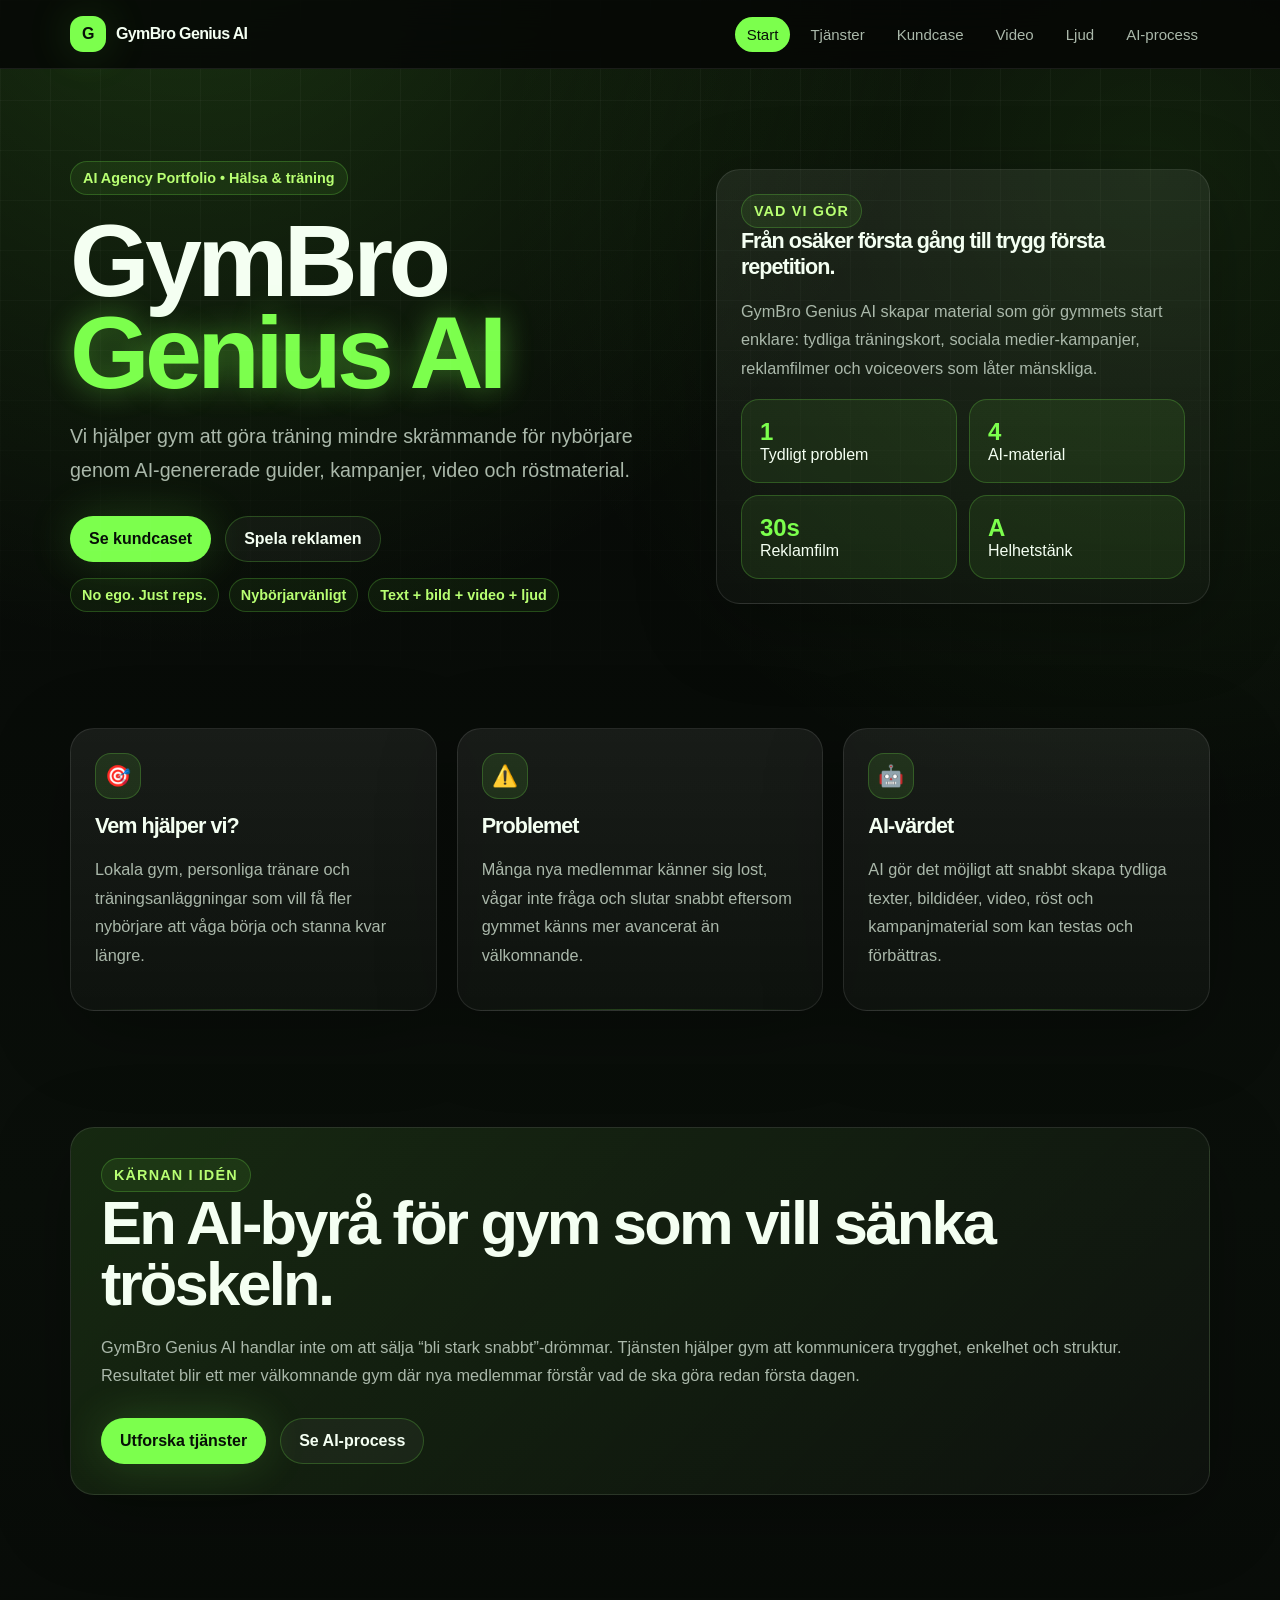
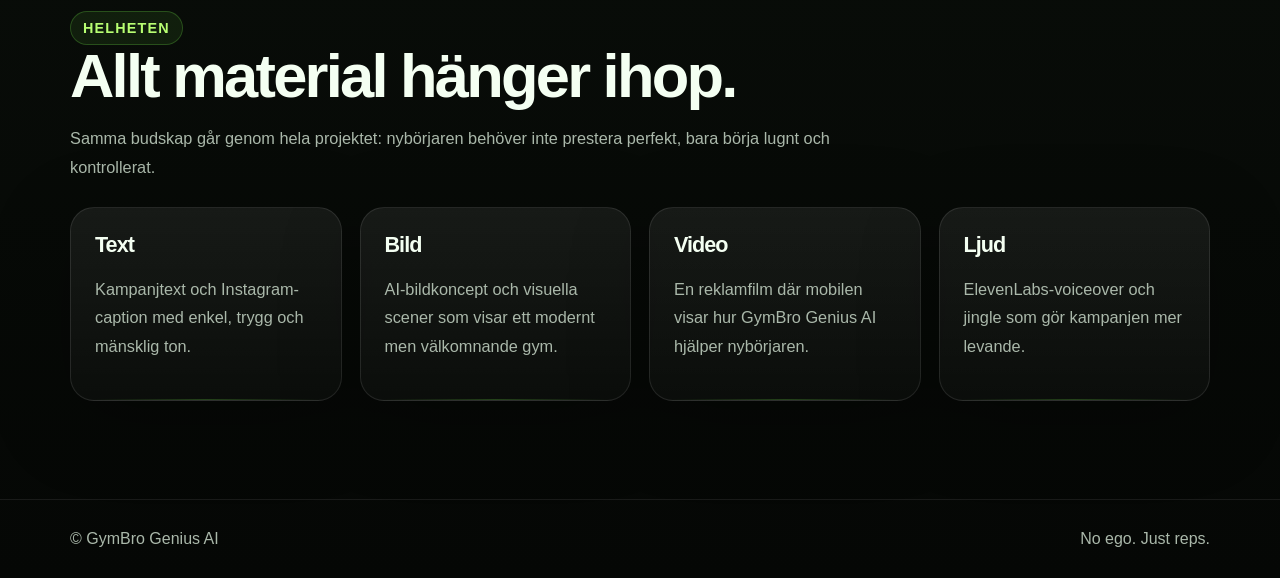
<file: index.html>
<!DOCTYPE html>
<html lang="sv">
<head>
  <meta charset="UTF-8" />
  <meta name="viewport" content="width=device-width, initial-scale=1.0" />
  <title>GymBro Genius AI | AI Agency Portfolio</title>
  <link rel="stylesheet" href="style.css" />
</head>
<body>
<header class="navbar"><div class="container nav-inner"><a class="logo" href="index.html"><span class="logo-mark">G</span> GymBro Genius AI</a><button class="mobile-menu-btn" data-menu-button>Meny</button><nav class="nav-links"><a href="index.html">Start</a><a href="tjanster.html">Tjänster</a><a href="kundcase.html">Kundcase</a><a href="video.html">Video</a><a href="ljud.html">Ljud</a><a href="ai-process.html">AI-process</a></nav></div></header>
<main>
<section class="hero"><div class="container hero-grid"><div><div class="badge">AI Agency Portfolio • Hälsa & träning</div><h1>GymBro<br><span class="neon">Genius AI</span></h1><p class="lead">Vi hjälper gym att göra träning mindre skrämmande för nybörjare genom AI-genererade guider, kampanjer, video och röstmaterial.</p><div class="actions"><a class="btn btn-primary" href="kundcase.html">Se kundcaset</a><a class="btn btn-secondary" href="video.html">Spela reklamen</a></div><div class="pill-row"><span class="pill">No ego. Just reps.</span><span class="pill">Nybörjarvänligt</span><span class="pill">Text + bild + video + ljud</span></div></div><aside class="hero-card"><div class="kicker">Vad vi gör</div><h3>Från osäker första gång till trygg första repetition.</h3><p>GymBro Genius AI skapar material som gör gymmets start enklare: tydliga träningskort, sociala medier-kampanjer, reklamfilmer och voiceovers som låter mänskliga.</p><div class="stat-grid"><div class="stat"><strong>1</strong><span>Tydligt problem</span></div><div class="stat"><strong>4</strong><span>AI-material</span></div><div class="stat"><strong>30s</strong><span>Reklamfilm</span></div><div class="stat"><strong>A</strong><span>Helhetstänk</span></div></div></aside></div></section>
<section class="section"><div class="container grid-3"><article class="card"><div class="icon">🎯</div><h3>Vem hjälper vi?</h3><p>Lokala gym, personliga tränare och träningsanläggningar som vill få fler nybörjare att våga börja och stanna kvar längre.</p></article><article class="card"><div class="icon">⚠️</div><h3>Problemet</h3><p>Många nya medlemmar känner sig lost, vågar inte fråga och slutar snabbt eftersom gymmet känns mer avancerat än välkomnande.</p></article><article class="card"><div class="icon">🤖</div><h3>AI-värdet</h3><p>AI gör det möjligt att snabbt skapa tydliga texter, bildidéer, video, röst och kampanjmaterial som kan testas och förbättras.</p></article></div></section>
<section class="section"><div class="container case-box"><div class="kicker">Kärnan i idén</div><h2>En AI-byrå för gym som vill sänka tröskeln.</h2><p>GymBro Genius AI handlar inte om att sälja “bli stark snabbt”-drömmar. Tjänsten hjälper gym att kommunicera trygghet, enkelhet och struktur. Resultatet blir ett mer välkomnande gym där nya medlemmar förstår vad de ska göra redan första dagen.</p><div class="actions"><a class="btn btn-primary" href="tjanster.html">Utforska tjänster</a><a class="btn btn-secondary" href="ai-process.html">Se AI-process</a></div></div></section>
<section class="section"><div class="container"><div class="section-head"><div class="kicker">Helheten</div><h2>Allt material hänger ihop.</h2><p>Samma budskap går genom hela projektet: nybörjaren behöver inte prestera perfekt, bara börja lugnt och kontrollerat.</p></div><div class="grid-4"><article class="card"><h3>Text</h3><p>Kampanjtext och Instagram-caption med enkel, trygg och mänsklig ton.</p></article><article class="card"><h3>Bild</h3><p>AI-bildkoncept och visuella scener som visar ett modernt men välkomnande gym.</p></article><article class="card"><h3>Video</h3><p>En reklamfilm där mobilen visar hur GymBro Genius AI hjälper nybörjaren.</p></article><article class="card"><h3>Ljud</h3><p>ElevenLabs-voiceover och jingle som gör kampanjen mer levande.</p></article></div></div></section>
</main><footer class="footer"><div class="container footer-inner"><span>© GymBro Genius AI</span><span>No ego. Just reps.</span></div></footer><script src="script.js"></script>
</body></html>
</file>
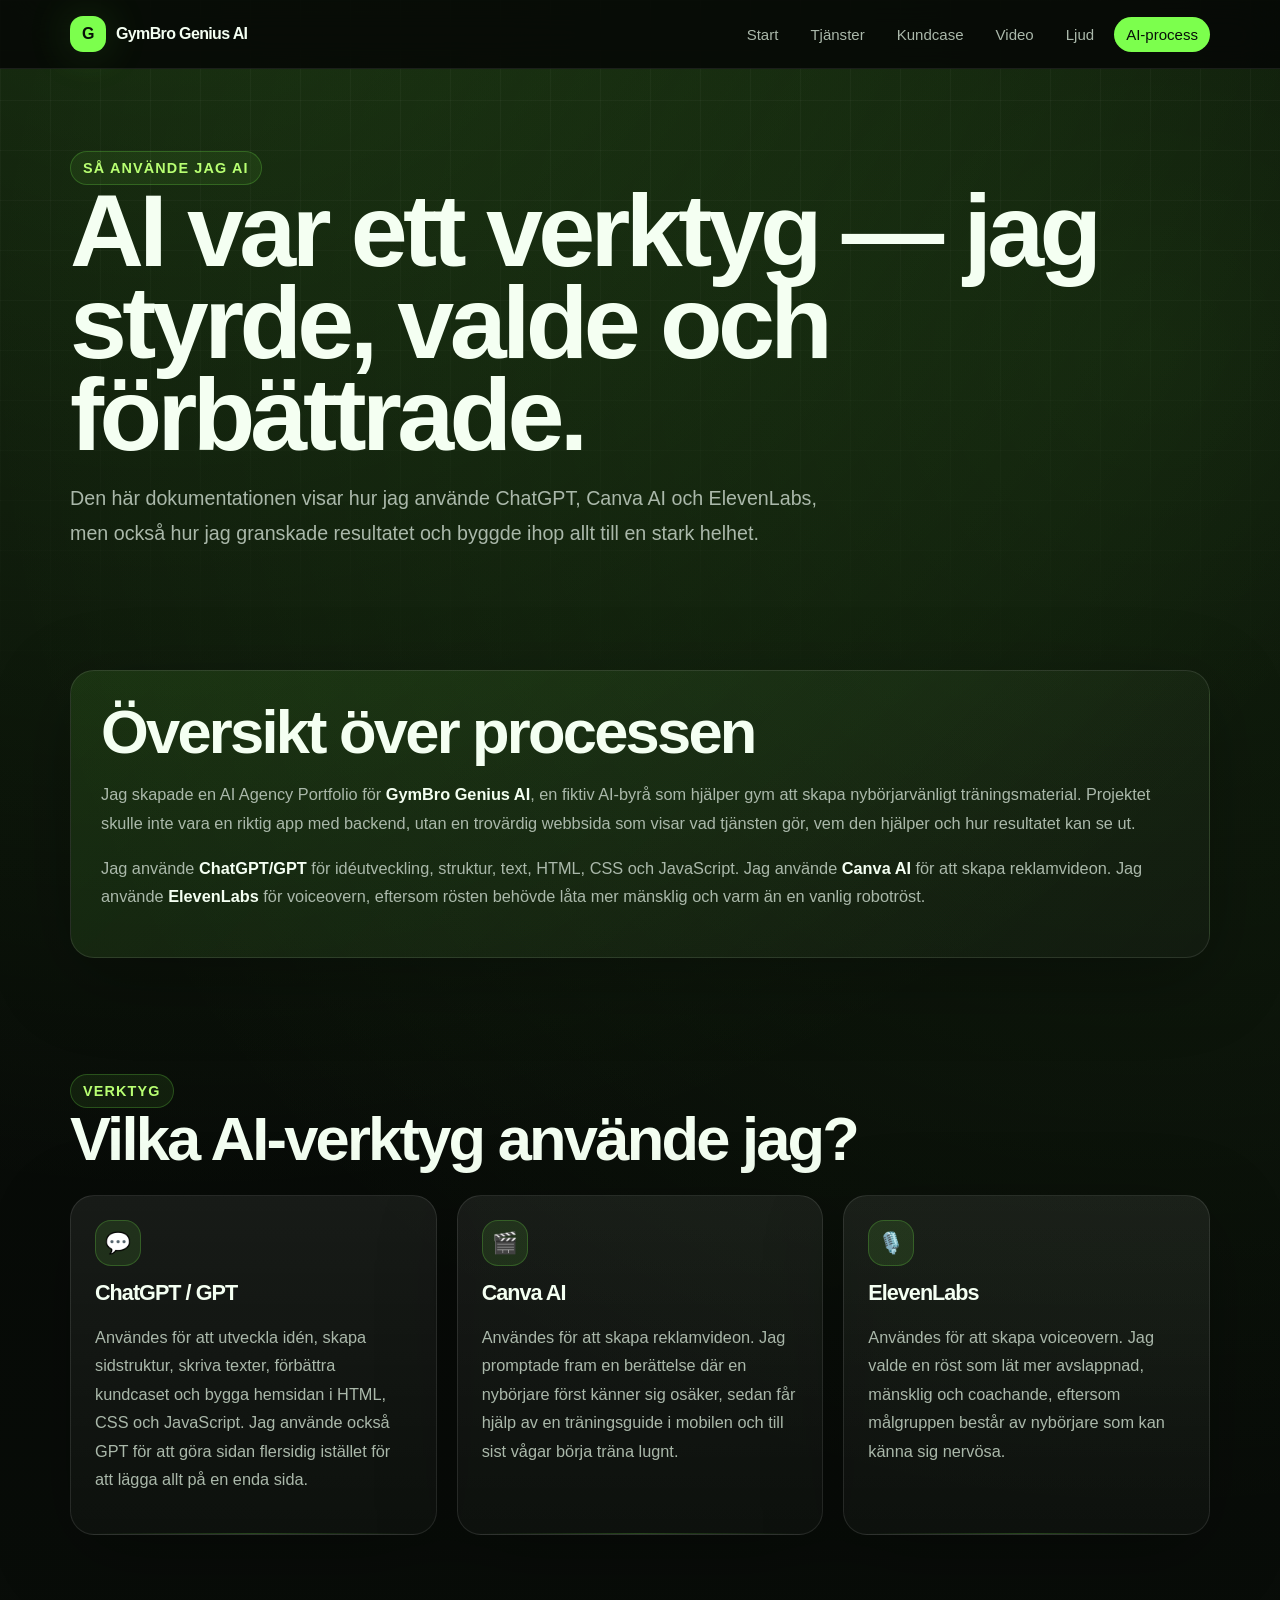
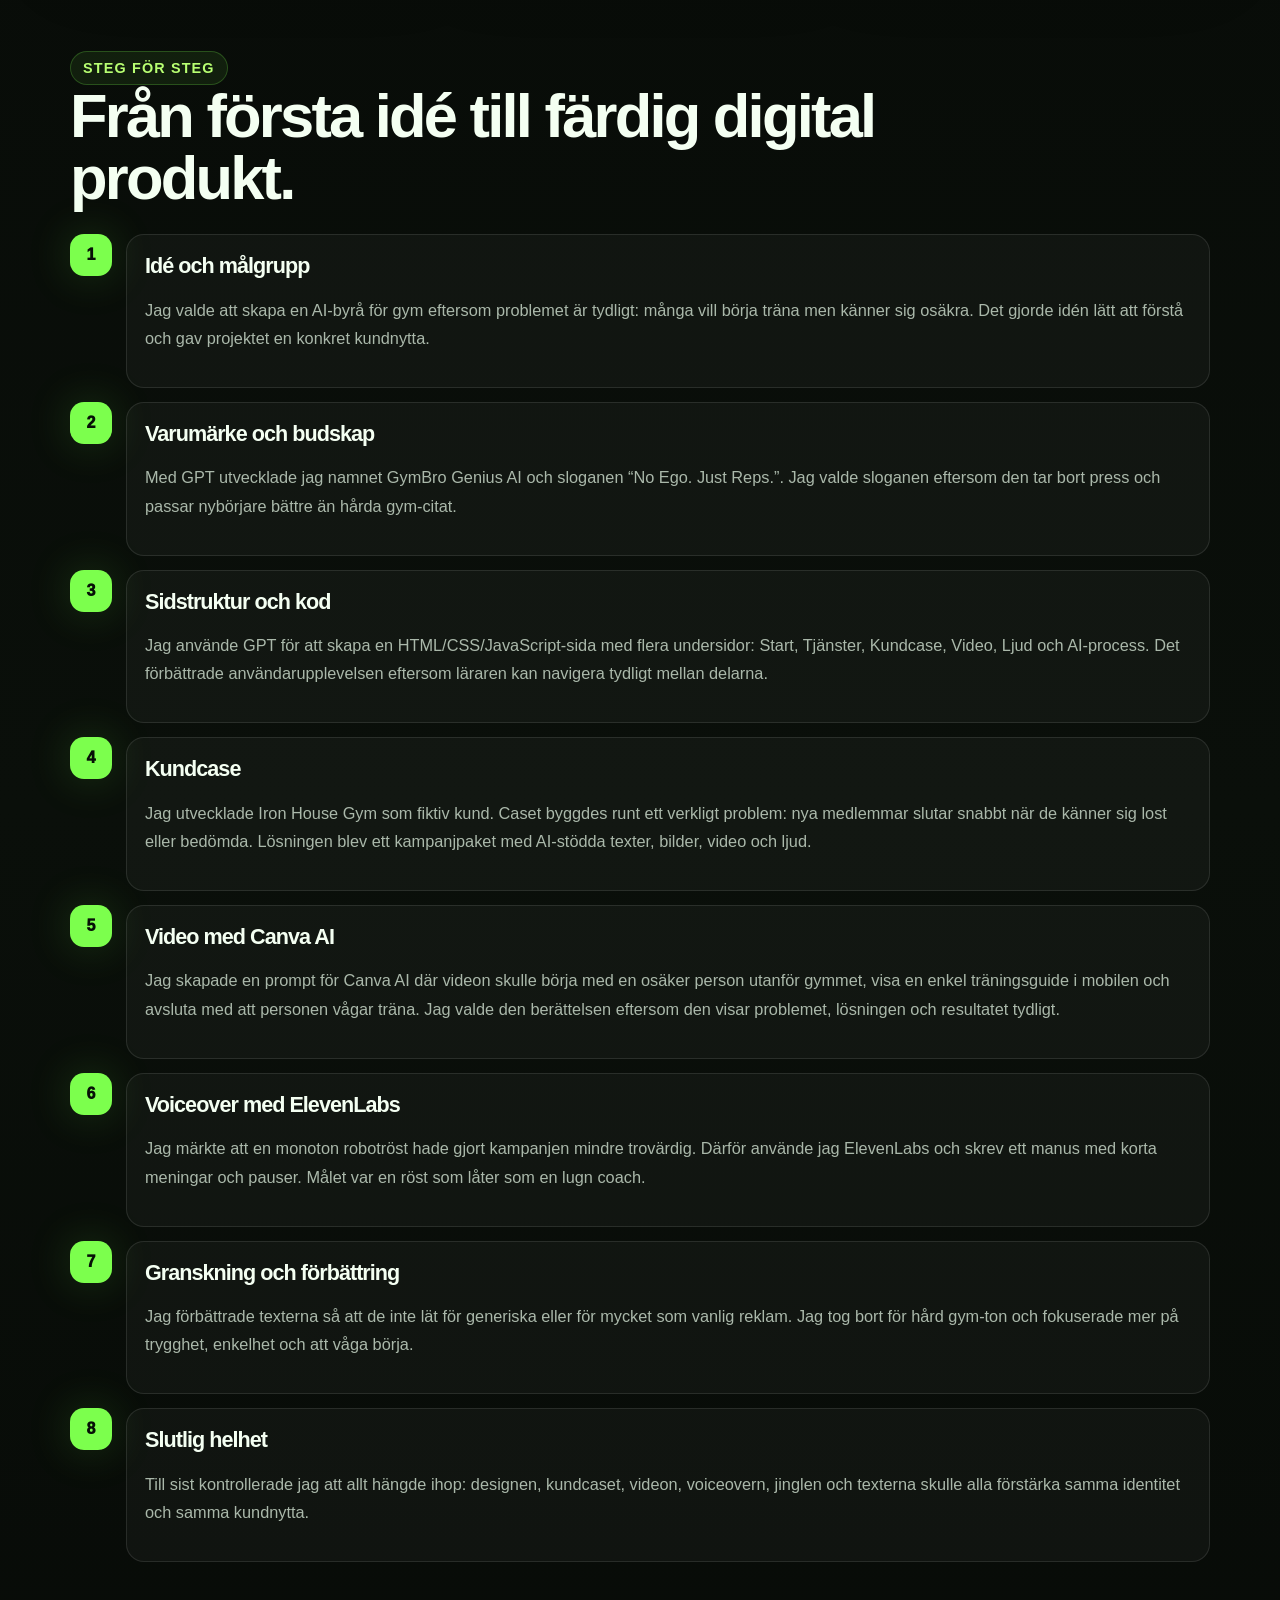
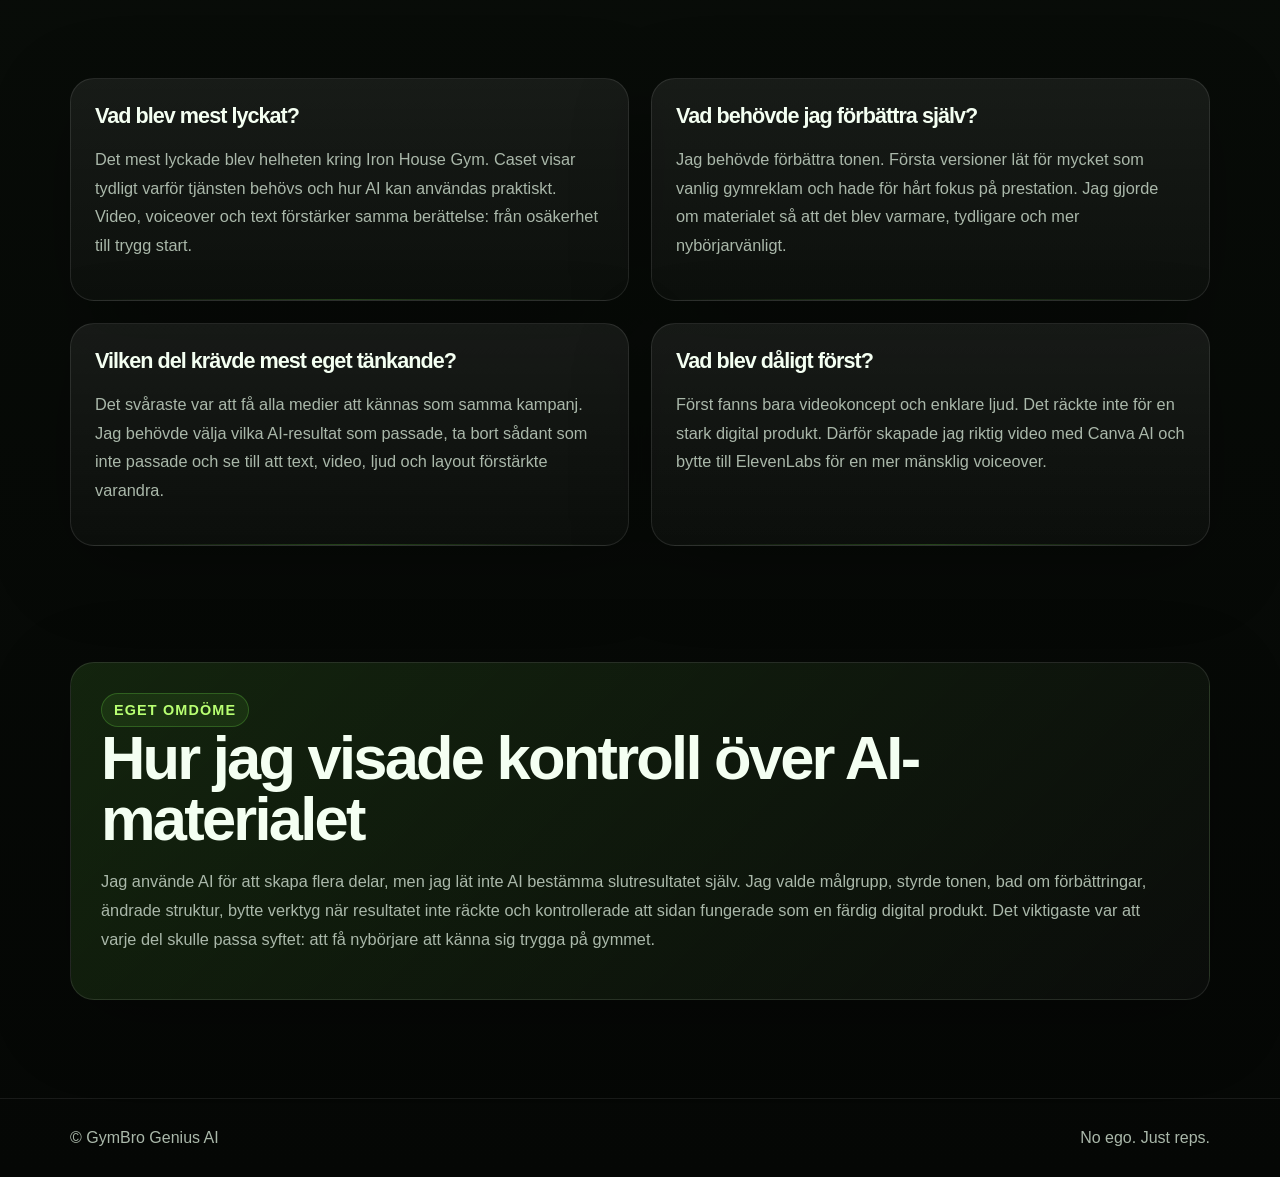
<file: ai-process.html>
<!DOCTYPE html>
<html lang="sv">
<head><meta charset="UTF-8" /><meta name="viewport" content="width=device-width, initial-scale=1.0" /><title>AI-process | GymBro Genius AI</title><link rel="stylesheet" href="style.css" /></head>
<body><header class="navbar"><div class="container nav-inner"><a class="logo" href="index.html"><span class="logo-mark">G</span> GymBro Genius AI</a><button class="mobile-menu-btn" data-menu-button>Meny</button><nav class="nav-links"><a href="index.html">Start</a><a href="tjanster.html">Tjänster</a><a href="kundcase.html">Kundcase</a><a href="video.html">Video</a><a href="ljud.html">Ljud</a><a href="ai-process.html">AI-process</a></nav></div></header>
<main><section class="page-hero"><div class="container"><div class="kicker">Så använde jag AI</div><h1>AI var ett verktyg — jag styrde, valde och förbättrade.</h1><p class="lead">Den här dokumentationen visar hur jag använde ChatGPT, Canva AI och ElevenLabs, men också hur jag granskade resultatet och byggde ihop allt till en stark helhet.</p></div></section>
<section class="section"><div class="container case-box"><h2>Översikt över processen</h2><p>Jag skapade en AI Agency Portfolio för <strong>GymBro Genius AI</strong>, en fiktiv AI-byrå som hjälper gym att skapa nybörjarvänligt träningsmaterial. Projektet skulle inte vara en riktig app med backend, utan en trovärdig webbsida som visar vad tjänsten gör, vem den hjälper och hur resultatet kan se ut.</p><p>Jag använde <strong>ChatGPT/GPT</strong> för idéutveckling, struktur, text, HTML, CSS och JavaScript. Jag använde <strong>Canva AI</strong> för att skapa reklamvideon. Jag använde <strong>ElevenLabs</strong> för voiceovern, eftersom rösten behövde låta mer mänsklig och varm än en vanlig robotröst.</p></div></section>
<section class="section"><div class="container"><div class="section-head"><div class="kicker">Verktyg</div><h2>Vilka AI-verktyg använde jag?</h2></div><div class="grid-3"><article class="card"><div class="icon">💬</div><h3>ChatGPT / GPT</h3><p>Användes för att utveckla idén, skapa sidstruktur, skriva texter, förbättra kundcaset och bygga hemsidan i HTML, CSS och JavaScript. Jag använde också GPT för att göra sidan flersidig istället för att lägga allt på en enda sida.</p></article><article class="card"><div class="icon">🎬</div><h3>Canva AI</h3><p>Användes för att skapa reklamvideon. Jag promptade fram en berättelse där en nybörjare först känner sig osäker, sedan får hjälp av en träningsguide i mobilen och till sist vågar börja träna lugnt.</p></article><article class="card"><div class="icon">🎙️</div><h3>ElevenLabs</h3><p>Användes för att skapa voiceovern. Jag valde en röst som lät mer avslappnad, mänsklig och coachande, eftersom målgruppen består av nybörjare som kan känna sig nervösa.</p></article></div></div></section>
<section class="section"><div class="container"><div class="section-head"><div class="kicker">Steg för steg</div><h2>Från första idé till färdig digital produkt.</h2></div><div class="timeline"><div class="step" data-step="1"><div><h3>Idé och målgrupp</h3><p>Jag valde att skapa en AI-byrå för gym eftersom problemet är tydligt: många vill börja träna men känner sig osäkra. Det gjorde idén lätt att förstå och gav projektet en konkret kundnytta.</p></div></div><div class="step" data-step="2"><div><h3>Varumärke och budskap</h3><p>Med GPT utvecklade jag namnet GymBro Genius AI och sloganen “No Ego. Just Reps.”. Jag valde sloganen eftersom den tar bort press och passar nybörjare bättre än hårda gym-citat.</p></div></div><div class="step" data-step="3"><div><h3>Sidstruktur och kod</h3><p>Jag använde GPT för att skapa en HTML/CSS/JavaScript-sida med flera undersidor: Start, Tjänster, Kundcase, Video, Ljud och AI-process. Det förbättrade användarupplevelsen eftersom läraren kan navigera tydligt mellan delarna.</p></div></div><div class="step" data-step="4"><div><h3>Kundcase</h3><p>Jag utvecklade Iron House Gym som fiktiv kund. Caset byggdes runt ett verkligt problem: nya medlemmar slutar snabbt när de känner sig lost eller bedömda. Lösningen blev ett kampanjpaket med AI-stödda texter, bilder, video och ljud.</p></div></div><div class="step" data-step="5"><div><h3>Video med Canva AI</h3><p>Jag skapade en prompt för Canva AI där videon skulle börja med en osäker person utanför gymmet, visa en enkel träningsguide i mobilen och avsluta med att personen vågar träna. Jag valde den berättelsen eftersom den visar problemet, lösningen och resultatet tydligt.</p></div></div><div class="step" data-step="6"><div><h3>Voiceover med ElevenLabs</h3><p>Jag märkte att en monoton robotröst hade gjort kampanjen mindre trovärdig. Därför använde jag ElevenLabs och skrev ett manus med korta meningar och pauser. Målet var en röst som låter som en lugn coach.</p></div></div><div class="step" data-step="7"><div><h3>Granskning och förbättring</h3><p>Jag förbättrade texterna så att de inte lät för generiska eller för mycket som vanlig reklam. Jag tog bort för hård gym-ton och fokuserade mer på trygghet, enkelhet och att våga börja.</p></div></div><div class="step" data-step="8"><div><h3>Slutlig helhet</h3><p>Till sist kontrollerade jag att allt hängde ihop: designen, kundcaset, videon, voiceovern, jinglen och texterna skulle alla förstärka samma identitet och samma kundnytta.</p></div></div></div></div></section>
<section class="section"><div class="container grid-2"><article class="card"><h3>Vad blev mest lyckat?</h3><p>Det mest lyckade blev helheten kring Iron House Gym. Caset visar tydligt varför tjänsten behövs och hur AI kan användas praktiskt. Video, voiceover och text förstärker samma berättelse: från osäkerhet till trygg start.</p></article><article class="card"><h3>Vad behövde jag förbättra själv?</h3><p>Jag behövde förbättra tonen. Första versioner lät för mycket som vanlig gymreklam och hade för hårt fokus på prestation. Jag gjorde om materialet så att det blev varmare, tydligare och mer nybörjarvänligt.</p></article><article class="card"><h3>Vilken del krävde mest eget tänkande?</h3><p>Det svåraste var att få alla medier att kännas som samma kampanj. Jag behövde välja vilka AI-resultat som passade, ta bort sådant som inte passade och se till att text, video, ljud och layout förstärkte varandra.</p></article><article class="card"><h3>Vad blev dåligt först?</h3><p>Först fanns bara videokoncept och enklare ljud. Det räckte inte för en stark digital produkt. Därför skapade jag riktig video med Canva AI och bytte till ElevenLabs för en mer mänsklig voiceover.</p></article></div></section>
<section class="section"><div class="container case-box"><div class="kicker">Eget omdöme</div><h2>Hur jag visade kontroll över AI-materialet</h2><p>Jag använde AI för att skapa flera delar, men jag lät inte AI bestämma slutresultatet själv. Jag valde målgrupp, styrde tonen, bad om förbättringar, ändrade struktur, bytte verktyg när resultatet inte räckte och kontrollerade att sidan fungerade som en färdig digital produkt. Det viktigaste var att varje del skulle passa syftet: att få nybörjare att känna sig trygga på gymmet.</p></div></section>
</main><footer class="footer"><div class="container footer-inner"><span>© GymBro Genius AI</span><span>No ego. Just reps.</span></div></footer><script src="script.js"></script></body></html>
</file>
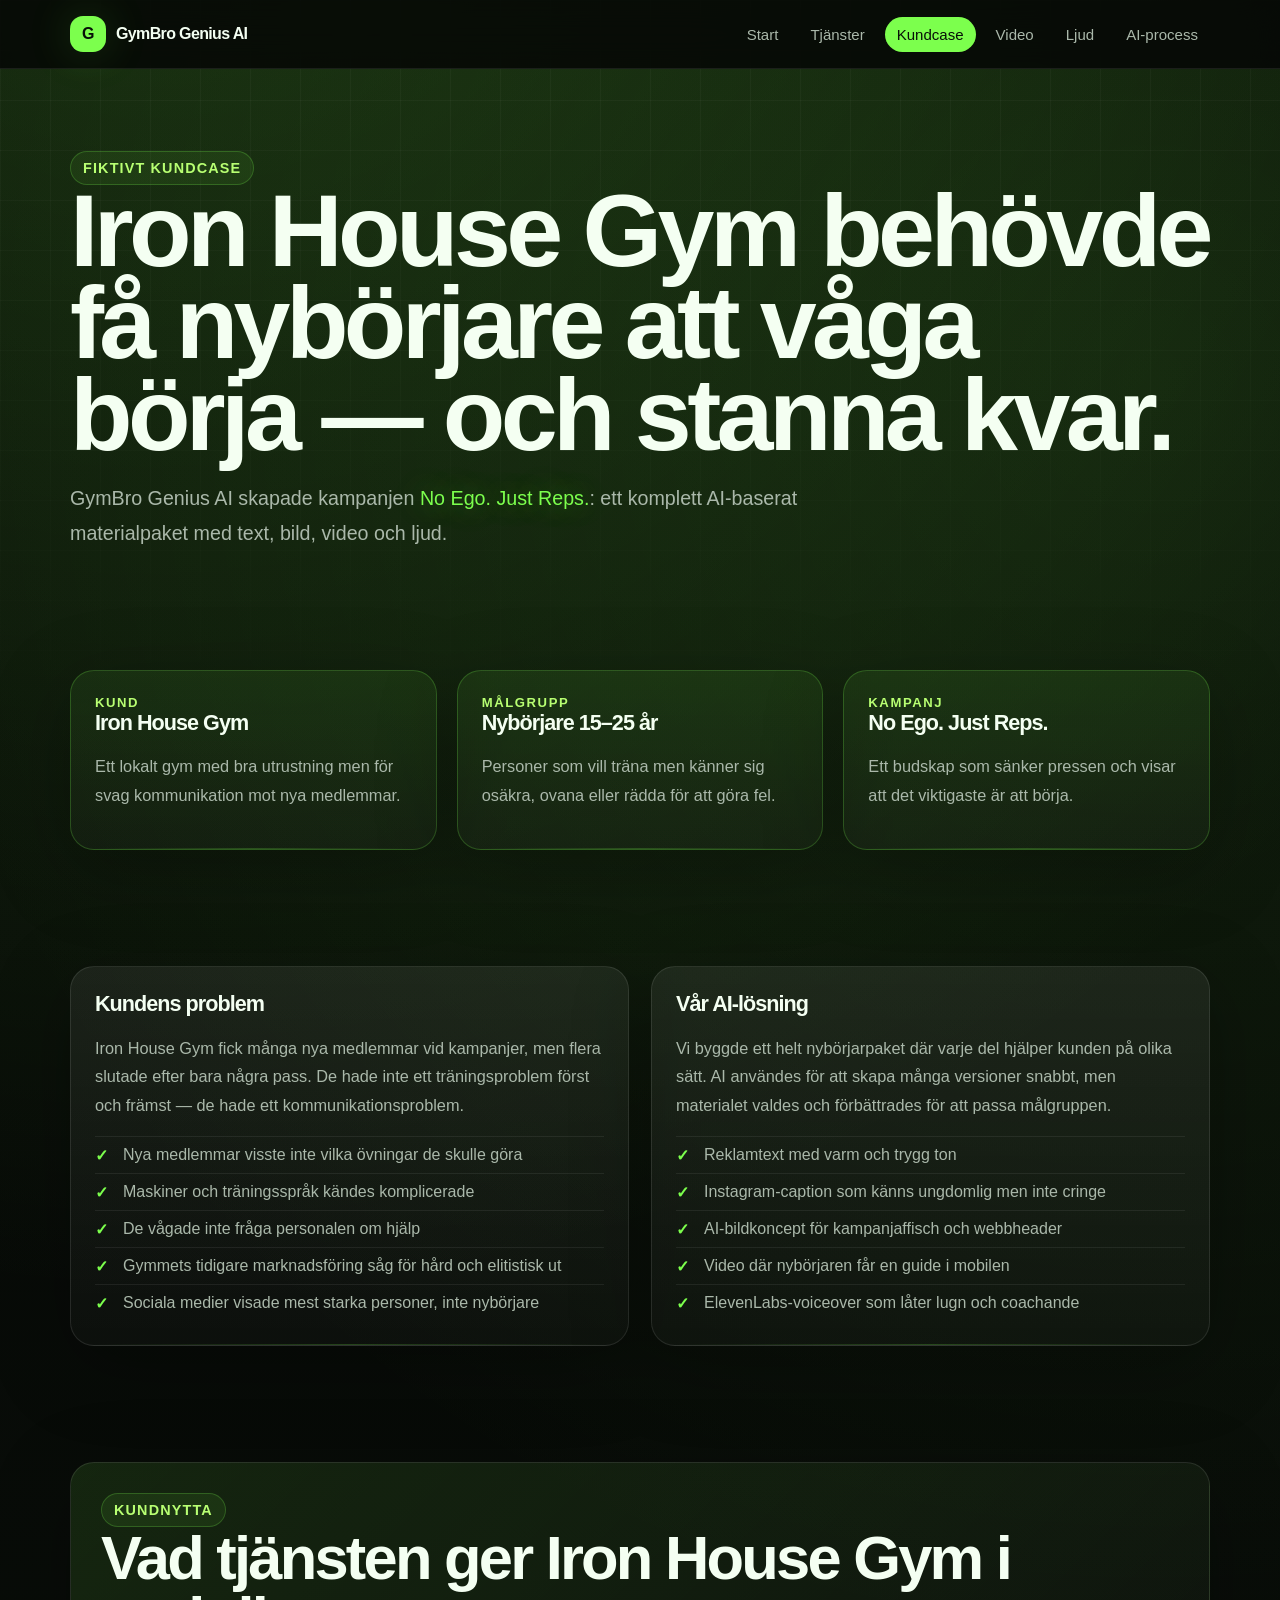
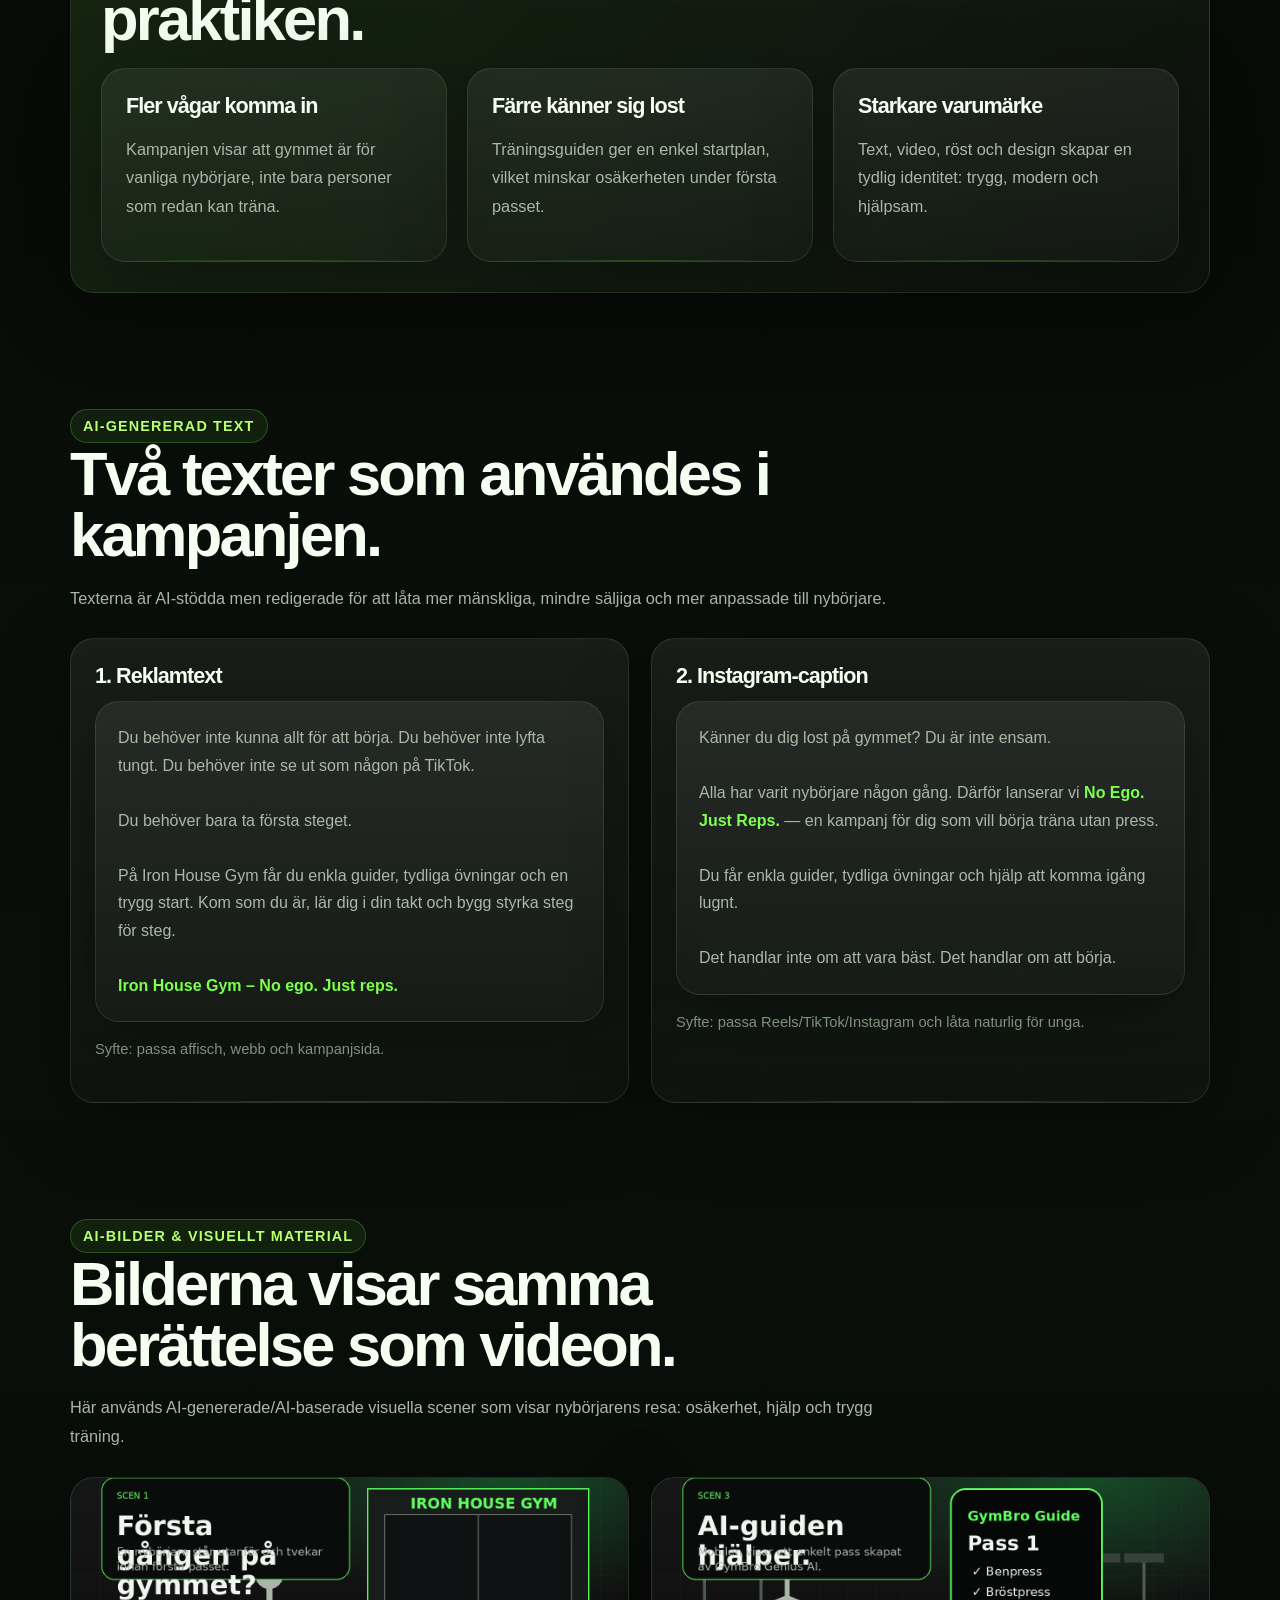
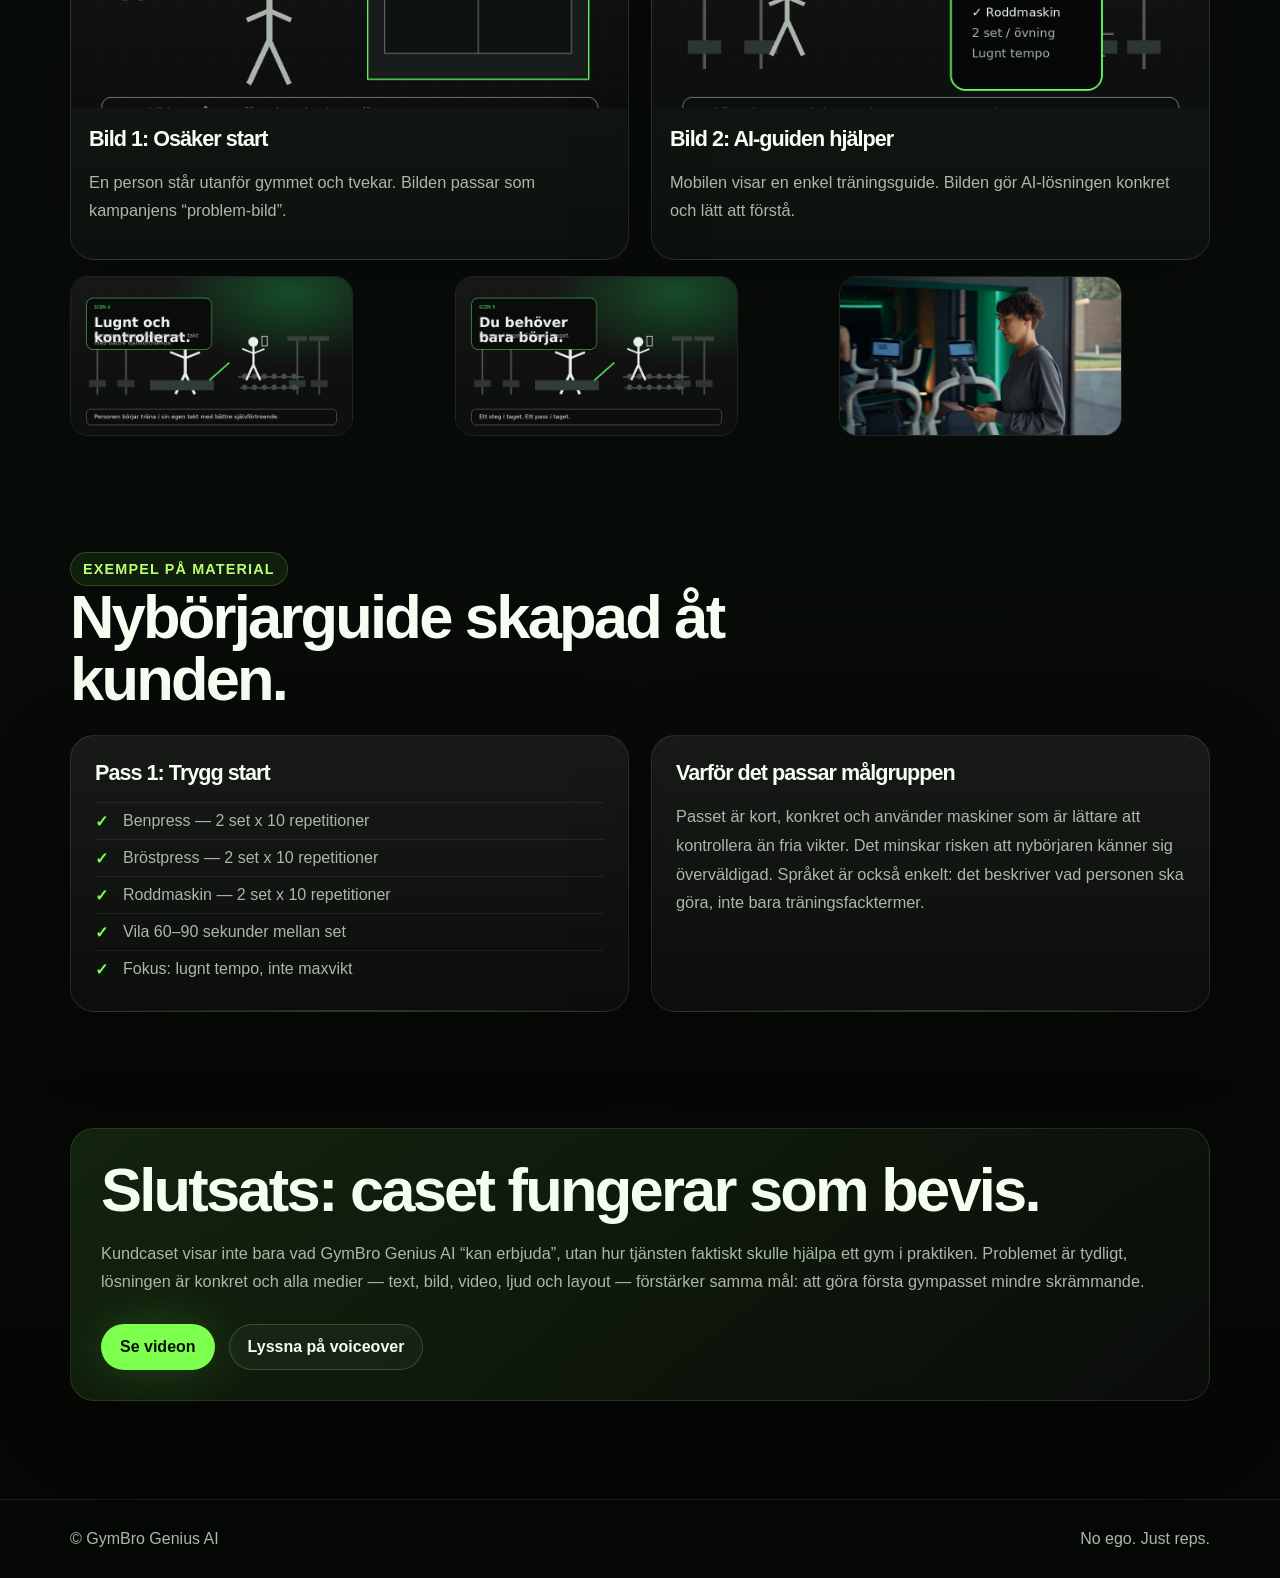
<file: kundcase.html>
<!DOCTYPE html>
<html lang="sv">
<head><meta charset="UTF-8" /><meta name="viewport" content="width=device-width, initial-scale=1.0" /><title>Kundcase | GymBro Genius AI</title><link rel="stylesheet" href="style.css" /></head>
<body><header class="navbar"><div class="container nav-inner"><a class="logo" href="index.html"><span class="logo-mark">G</span> GymBro Genius AI</a><button class="mobile-menu-btn" data-menu-button>Meny</button><nav class="nav-links"><a href="index.html">Start</a><a href="tjanster.html">Tjänster</a><a href="kundcase.html">Kundcase</a><a href="video.html">Video</a><a href="ljud.html">Ljud</a><a href="ai-process.html">AI-process</a></nav></div></header>
<main>
<section class="page-hero"><div class="container"><div class="kicker">Fiktivt kundcase</div><h1>Iron House Gym behövde få nybörjare att våga börja — och stanna kvar.</h1><p class="lead">GymBro Genius AI skapade kampanjen <span class="neon">No Ego. Just Reps.</span>: ett komplett AI-baserat materialpaket med text, bild, video och ljud.</p></div></section>
<section class="section"><div class="container grid-3"><article class="card rubric-card"><div class="eyebrow">Kund</div><h3>Iron House Gym</h3><p>Ett lokalt gym med bra utrustning men för svag kommunikation mot nya medlemmar.</p></article><article class="card rubric-card"><div class="eyebrow">Målgrupp</div><h3>Nybörjare 15–25 år</h3><p>Personer som vill träna men känner sig osäkra, ovana eller rädda för att göra fel.</p></article><article class="card rubric-card"><div class="eyebrow">Kampanj</div><h3>No Ego. Just Reps.</h3><p>Ett budskap som sänker pressen och visar att det viktigaste är att börja.</p></article></div></section>
<section class="section"><div class="container grid-2"><article class="card"><h3>Kundens problem</h3><p>Iron House Gym fick många nya medlemmar vid kampanjer, men flera slutade efter bara några pass. De hade inte ett träningsproblem först och främst — de hade ett kommunikationsproblem.</p><ul class="list"><li>Nya medlemmar visste inte vilka övningar de skulle göra</li><li>Maskiner och träningsspråk kändes komplicerade</li><li>De vågade inte fråga personalen om hjälp</li><li>Gymmets tidigare marknadsföring såg för hård och elitistisk ut</li><li>Sociala medier visade mest starka personer, inte nybörjare</li></ul></article><article class="card"><h3>Vår AI-lösning</h3><p>Vi byggde ett helt nybörjarpaket där varje del hjälper kunden på olika sätt. AI användes för att skapa många versioner snabbt, men materialet valdes och förbättrades för att passa målgruppen.</p><ul class="list"><li>Reklamtext med varm och trygg ton</li><li>Instagram-caption som känns ungdomlig men inte cringe</li><li>AI-bildkoncept för kampanjaffisch och webbheader</li><li>Video där nybörjaren får en guide i mobilen</li><li>ElevenLabs-voiceover som låter lugn och coachande</li></ul></article></div></section>
<section class="section"><div class="container case-box"><div class="kicker">Kundnytta</div><h2>Vad tjänsten ger Iron House Gym i praktiken.</h2><div class="grid-3"><article class="card"><h3>Fler vågar komma in</h3><p>Kampanjen visar att gymmet är för vanliga nybörjare, inte bara personer som redan kan träna.</p></article><article class="card"><h3>Färre känner sig lost</h3><p>Träningsguiden ger en enkel startplan, vilket minskar osäkerheten under första passet.</p></article><article class="card"><h3>Starkare varumärke</h3><p>Text, video, röst och design skapar en tydlig identitet: trygg, modern och hjälpsam.</p></article></div></div></section>
<section class="section"><div class="container"><div class="section-head"><div class="kicker">AI-genererad text</div><h2>Två texter som användes i kampanjen.</h2><p>Texterna är AI-stödda men redigerade för att låta mer mänskliga, mindre säljiga och mer anpassade till nybörjare.</p></div><div class="grid-2"><article class="card"><h3>1. Reklamtext</h3><div class="quote">Du behöver inte kunna allt för att börja. Du behöver inte lyfta tungt. Du behöver inte se ut som någon på TikTok.<br><br>Du behöver bara ta första steget.<br><br>På Iron House Gym får du enkla guider, tydliga övningar och en trygg start. Kom som du är, lär dig i din takt och bygg styrka steg för steg.<br><br><strong>Iron House Gym – No ego. Just reps.</strong></div><p class="mini">Syfte: passa affisch, webb och kampanjsida.</p></article><article class="card"><h3>2. Instagram-caption</h3><div class="quote">Känner du dig lost på gymmet? Du är inte ensam.<br><br>Alla har varit nybörjare någon gång. Därför lanserar vi <strong>No Ego. Just Reps.</strong> — en kampanj för dig som vill börja träna utan press.<br><br>Du får enkla guider, tydliga övningar och hjälp att komma igång lugnt.<br><br>Det handlar inte om att vara bäst. Det handlar om att börja.</div><p class="mini">Syfte: passa Reels/TikTok/Instagram och låta naturlig för unga.</p></article></div></div></section>
<section class="section"><div class="container"><div class="section-head"><div class="kicker">AI-bilder & visuellt material</div><h2>Bilderna visar samma berättelse som videon.</h2><p>Här används AI-genererade/AI-baserade visuella scener som visar nybörjarens resa: osäkerhet, hjälp och trygg träning.</p></div><div class="grid-2"><article class="image-card"><img src="scene1.png" alt="Nybörjare utanför gymmet"><div><h3>Bild 1: Osäker start</h3><p>En person står utanför gymmet och tvekar. Bilden passar som kampanjens “problem-bild”.</p></div></article><article class="image-card"><img src="scene3.png" alt="Mobil med träningsguide"><div><h3>Bild 2: AI-guiden hjälper</h3><p>Mobilen visar en enkel träningsguide. Bilden gör AI-lösningen konkret och lätt att förstå.</p></div></article></div><div class="media-strip" style="margin-top:16px"><img src="scene4.png" alt="Trygg träning"><img src="scene5.png" alt="Mer självsäker träning"><img src="poster-forsta-passet.png" alt="Video poster"></div></div></section>
<section class="section"><div class="container"><div class="section-head"><div class="kicker">Exempel på material</div><h2>Nybörjarguide skapad åt kunden.</h2></div><div class="grid-2"><article class="card"><h3>Pass 1: Trygg start</h3><ul class="list"><li>Benpress — 2 set x 10 repetitioner</li><li>Bröstpress — 2 set x 10 repetitioner</li><li>Roddmaskin — 2 set x 10 repetitioner</li><li>Vila 60–90 sekunder mellan set</li><li>Fokus: lugnt tempo, inte maxvikt</li></ul></article><article class="card"><h3>Varför det passar målgruppen</h3><p>Passet är kort, konkret och använder maskiner som är lättare att kontrollera än fria vikter. Det minskar risken att nybörjaren känner sig överväldigad. Språket är också enkelt: det beskriver vad personen ska göra, inte bara träningsfacktermer.</p></article></div></section>
<section class="section"><div class="container case-box"><h2>Slutsats: caset fungerar som bevis.</h2><p>Kundcaset visar inte bara vad GymBro Genius AI “kan erbjuda”, utan hur tjänsten faktiskt skulle hjälpa ett gym i praktiken. Problemet är tydligt, lösningen är konkret och alla medier — text, bild, video, ljud och layout — förstärker samma mål: att göra första gympasset mindre skrämmande.</p><div class="actions"><a class="btn btn-primary" href="video.html">Se videon</a><a class="btn btn-secondary" href="ljud.html">Lyssna på voiceover</a></div></div></section>
</main><footer class="footer"><div class="container footer-inner"><span>© GymBro Genius AI</span><span>No ego. Just reps.</span></div></footer><script src="script.js"></script></body></html>
</file>
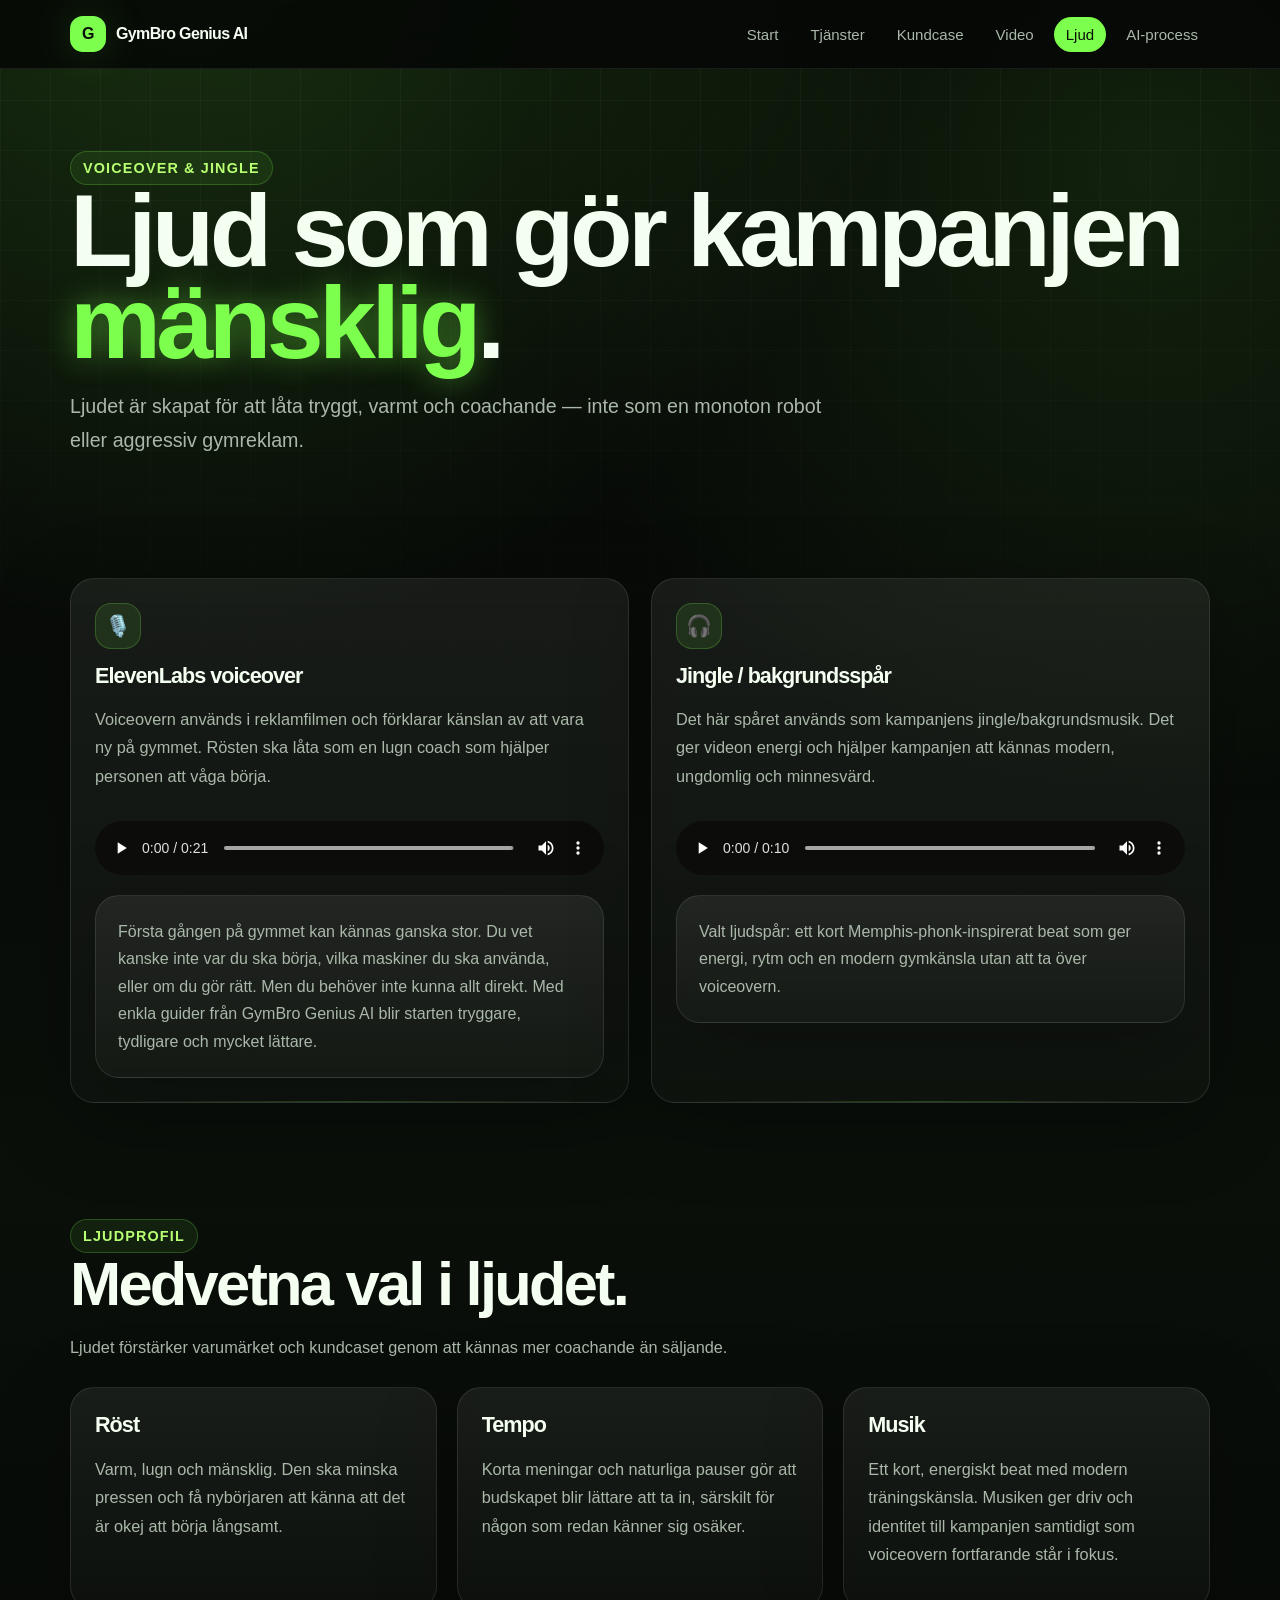
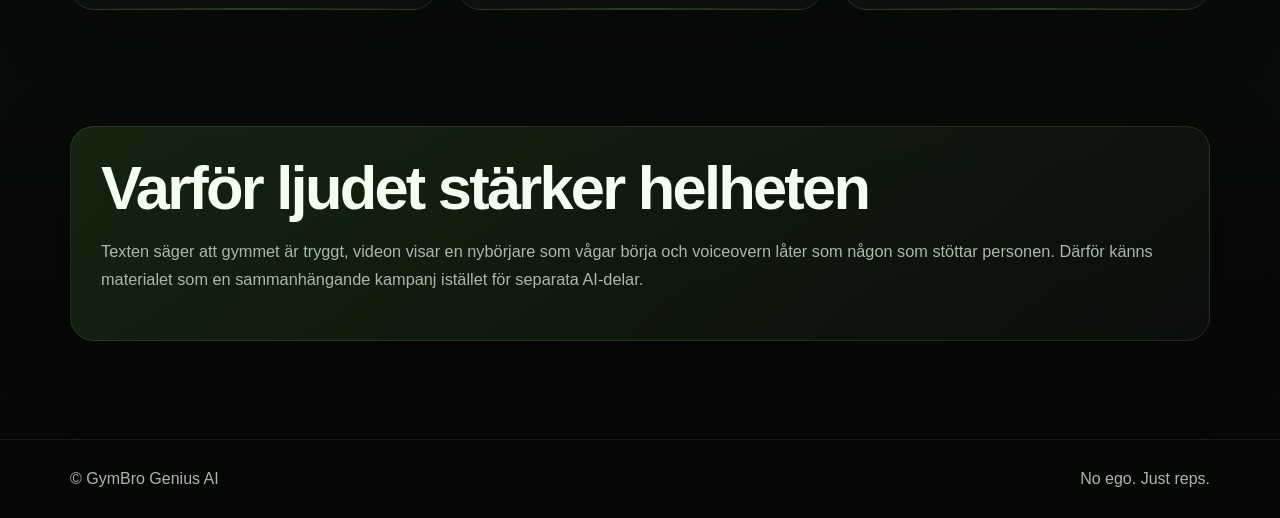
<file: ljud.html>
<!DOCTYPE html>
<html lang="sv">
<head><meta charset="UTF-8" /><meta name="viewport" content="width=device-width, initial-scale=1.0" /><title>Ljud | GymBro Genius AI</title><link rel="stylesheet" href="style.css" /></head>
<body><header class="navbar"><div class="container nav-inner"><a class="logo" href="index.html"><span class="logo-mark">G</span> GymBro Genius AI</a><button class="mobile-menu-btn" data-menu-button>Meny</button><nav class="nav-links"><a href="index.html">Start</a><a href="tjanster.html">Tjänster</a><a href="kundcase.html">Kundcase</a><a href="video.html">Video</a><a href="ljud.html">Ljud</a><a href="ai-process.html">AI-process</a></nav></div></header>
<main><section class="page-hero"><div class="container"><div class="kicker">Voiceover & jingle</div><h1>Ljud som gör kampanjen <span class="neon">mänsklig</span>.</h1><p class="lead">Ljudet är skapat för att låta tryggt, varmt och coachande — inte som en monoton robot eller aggressiv gymreklam.</p></div></section>
<section class="section"><div class="container grid-2"><article class="card"><div class="icon">🎙️</div><h3>ElevenLabs voiceover</h3><p>Voiceovern används i reklamfilmen och förklarar känslan av att vara ny på gymmet. Rösten ska låta som en lugn coach som hjälper personen att våga börja.</p><audio class="audio-player" controls><source src="voiceover.mp3" type="audio/mpeg" />Din webbläsare stödjer inte ljud.</audio><div class="quote" style="margin-top:16px">Första gången på gymmet kan kännas ganska stor. Du vet kanske inte var du ska börja, vilka maskiner du ska använda, eller om du gör rätt. Men du behöver inte kunna allt direkt. Med enkla guider från GymBro Genius AI blir starten tryggare, tydligare och mycket lättare.</div></article><article class="card"><div class="icon">🎧</div><h3>Jingle / bakgrundsspår</h3><p>Det här spåret används som kampanjens jingle/bakgrundsmusik. Det ger videon energi och hjälper kampanjen att kännas modern, ungdomlig och minnesvärd.</p><audio class="audio-player" controls><source src="jingle.mp3" type="audio/mpeg" />Din webbläsare stödjer inte ljud.</audio><div class="quote" style="margin-top:16px">Valt ljudspår: ett kort Memphis-phonk-inspirerat beat som ger energi, rytm och en modern gymkänsla utan att ta över voiceovern.</div></article></div></section>
<section class="section"><div class="container"><div class="section-head"><div class="kicker">Ljudprofil</div><h2>Medvetna val i ljudet.</h2><p>Ljudet förstärker varumärket och kundcaset genom att kännas mer coachande än säljande.</p></div><div class="grid-3"><article class="card"><h3>Röst</h3><p>Varm, lugn och mänsklig. Den ska minska pressen och få nybörjaren att känna att det är okej att börja långsamt.</p></article><article class="card"><h3>Tempo</h3><p>Korta meningar och naturliga pauser gör att budskapet blir lättare att ta in, särskilt för någon som redan känner sig osäker.</p></article><article class="card"><h3>Musik</h3><p>Ett kort, energiskt beat med modern träningskänsla. Musiken ger driv och identitet till kampanjen samtidigt som voiceovern fortfarande står i fokus.</p></article></div></div></section>
<section class="section"><div class="container case-box"><h2>Varför ljudet stärker helheten</h2><p>Texten säger att gymmet är tryggt, videon visar en nybörjare som vågar börja och voiceovern låter som någon som stöttar personen. Därför känns materialet som en sammanhängande kampanj istället för separata AI-delar.</p></div></section>
</main><footer class="footer"><div class="container footer-inner"><span>© GymBro Genius AI</span><span>No ego. Just reps.</span></div></footer><script src="script.js"></script></body></html>
</file>
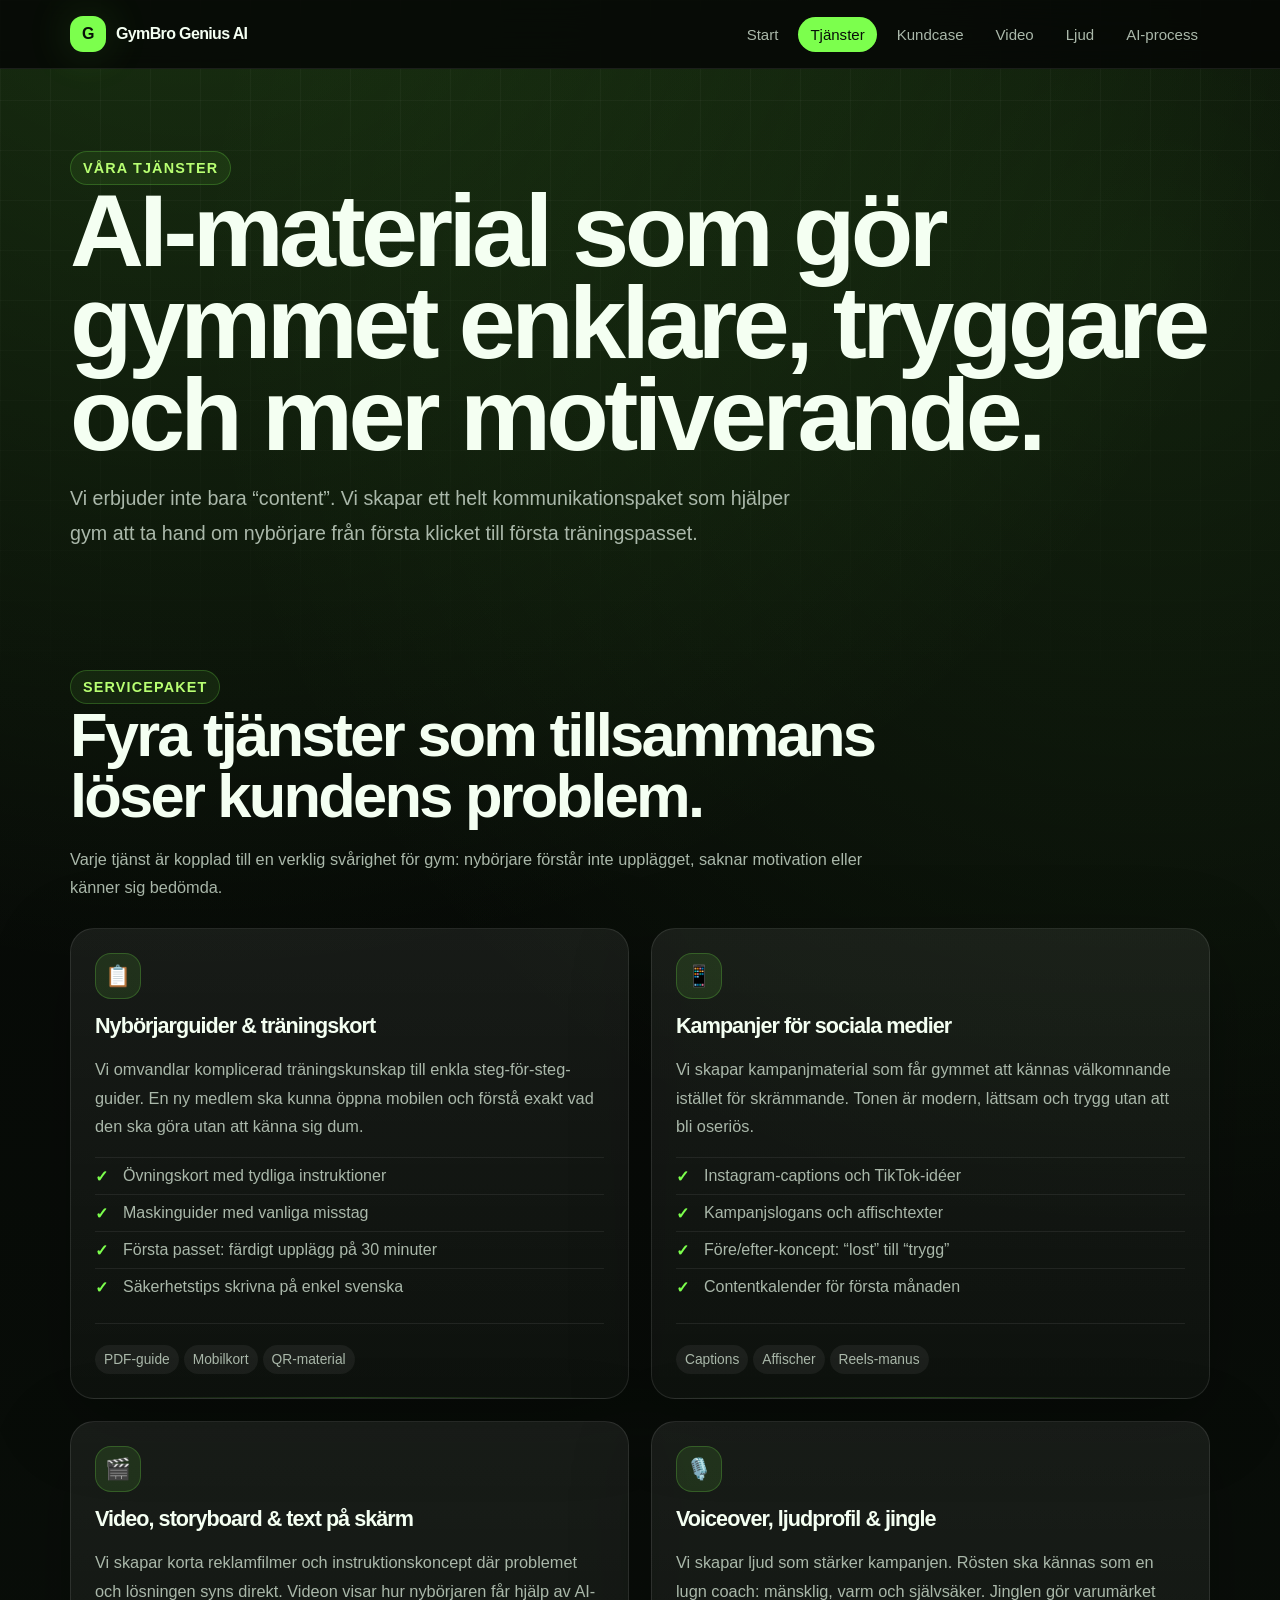
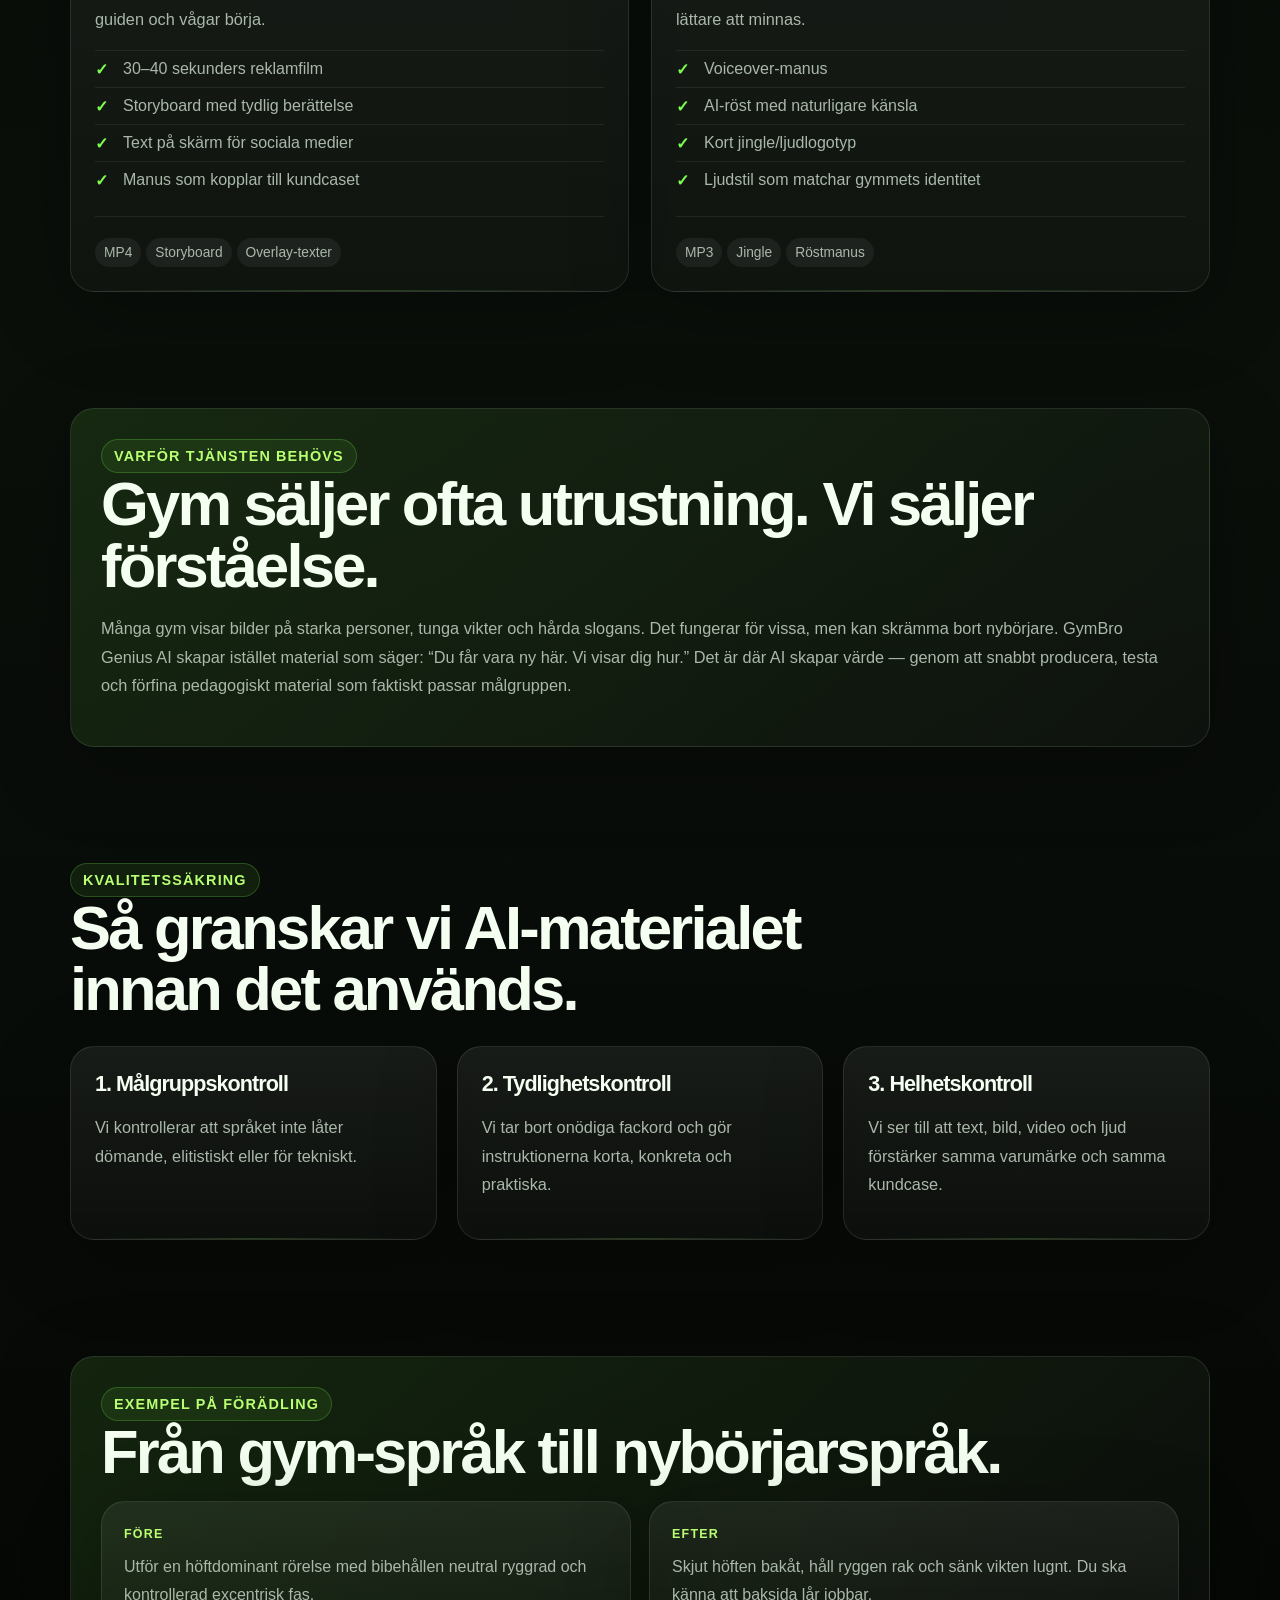
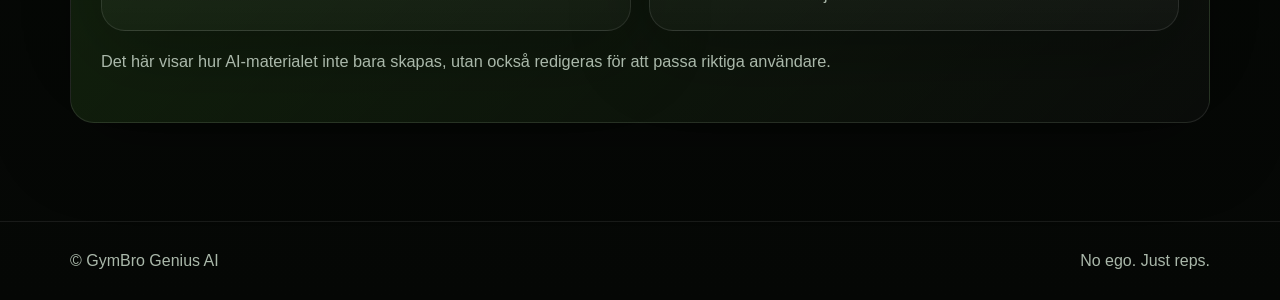
<file: tjanster.html>
<!DOCTYPE html>
<html lang="sv">
<head><meta charset="UTF-8" /><meta name="viewport" content="width=device-width, initial-scale=1.0" /><title>Tjänster | GymBro Genius AI</title><link rel="stylesheet" href="style.css" /></head>
<body><header class="navbar"><div class="container nav-inner"><a class="logo" href="index.html"><span class="logo-mark">G</span> GymBro Genius AI</a><button class="mobile-menu-btn" data-menu-button>Meny</button><nav class="nav-links"><a href="index.html">Start</a><a href="tjanster.html">Tjänster</a><a href="kundcase.html">Kundcase</a><a href="video.html">Video</a><a href="ljud.html">Ljud</a><a href="ai-process.html">AI-process</a></nav></div></header>
<main>
<section class="page-hero"><div class="container"><div class="kicker">Våra tjänster</div><h1>AI-material som gör gymmet enklare, tryggare och mer motiverande.</h1><p class="lead">Vi erbjuder inte bara “content”. Vi skapar ett helt kommunikationspaket som hjälper gym att ta hand om nybörjare från första klicket till första träningspasset.</p></div></section>
<section class="section"><div class="container"><div class="section-head"><div class="kicker">Servicepaket</div><h2>Fyra tjänster som tillsammans löser kundens problem.</h2><p>Varje tjänst är kopplad till en verklig svårighet för gym: nybörjare förstår inte upplägget, saknar motivation eller känner sig bedömda.</p></div><div class="grid-2">
<article class="card service-card"><div class="icon">📋</div><h3>Nybörjarguider & träningskort</h3><p>Vi omvandlar komplicerad träningskunskap till enkla steg-för-steg-guider. En ny medlem ska kunna öppna mobilen och förstå exakt vad den ska göra utan att känna sig dum.</p><ul class="list"><li>Övningskort med tydliga instruktioner</li><li>Maskinguider med vanliga misstag</li><li>Första passet: färdigt upplägg på 30 minuter</li><li>Säkerhetstips skrivna på enkel svenska</li></ul><div class="deliverables"><span>PDF-guide</span><span>Mobilkort</span><span>QR-material</span></div></article>
<article class="card service-card"><div class="icon">📱</div><h3>Kampanjer för sociala medier</h3><p>Vi skapar kampanjmaterial som får gymmet att kännas välkomnande istället för skrämmande. Tonen är modern, lättsam och trygg utan att bli oseriös.</p><ul class="list"><li>Instagram-captions och TikTok-idéer</li><li>Kampanjslogans och affischtexter</li><li>Före/efter-koncept: “lost” till “trygg”</li><li>Contentkalender för första månaden</li></ul><div class="deliverables"><span>Captions</span><span>Affischer</span><span>Reels-manus</span></div></article>
<article class="card service-card"><div class="icon">🎬</div><h3>Video, storyboard & text på skärm</h3><p>Vi skapar korta reklamfilmer och instruktionskoncept där problemet och lösningen syns direkt. Videon visar hur nybörjaren får hjälp av AI-guiden och vågar börja.</p><ul class="list"><li>30–40 sekunders reklamfilm</li><li>Storyboard med tydlig berättelse</li><li>Text på skärm för sociala medier</li><li>Manus som kopplar till kundcaset</li></ul><div class="deliverables"><span>MP4</span><span>Storyboard</span><span>Overlay-texter</span></div></article>
<article class="card service-card"><div class="icon">🎙️</div><h3>Voiceover, ljudprofil & jingle</h3><p>Vi skapar ljud som stärker kampanjen. Rösten ska kännas som en lugn coach: mänsklig, varm och självsäker. Jinglen gör varumärket lättare att minnas.</p><ul class="list"><li>Voiceover-manus</li><li>AI-röst med naturligare känsla</li><li>Kort jingle/ljudlogotyp</li><li>Ljudstil som matchar gymmets identitet</li></ul><div class="deliverables"><span>MP3</span><span>Jingle</span><span>Röstmanus</span></div></article>
</div></div></section>
<section class="section"><div class="container case-box"><div class="kicker">Varför tjänsten behövs</div><h2>Gym säljer ofta utrustning. Vi säljer förståelse.</h2><p>Många gym visar bilder på starka personer, tunga vikter och hårda slogans. Det fungerar för vissa, men kan skrämma bort nybörjare. GymBro Genius AI skapar istället material som säger: “Du får vara ny här. Vi visar dig hur.” Det är där AI skapar värde — genom att snabbt producera, testa och förfina pedagogiskt material som faktiskt passar målgruppen.</p></div></section>
<section class="section"><div class="container"><div class="section-head"><div class="kicker">Kvalitetssäkring</div><h2>Så granskar vi AI-materialet innan det används.</h2></div><div class="grid-3"><article class="card"><h3>1. Målgruppskontroll</h3><p>Vi kontrollerar att språket inte låter dömande, elitistiskt eller för tekniskt.</p></article><article class="card"><h3>2. Tydlighetskontroll</h3><p>Vi tar bort onödiga fackord och gör instruktionerna korta, konkreta och praktiska.</p></article><article class="card"><h3>3. Helhetskontroll</h3><p>Vi ser till att text, bild, video och ljud förstärker samma varumärke och samma kundcase.</p></article></div></div></section>
<section class="section"><div class="container case-box"><div class="kicker">Exempel på förädling</div><h2>Från gym-språk till nybörjarspråk.</h2><div class="before-after"><div class="quote"><div class="label">Före</div>Utför en höftdominant rörelse med bibehållen neutral ryggrad och kontrollerad excentrisk fas.</div><div class="quote"><div class="label">Efter</div>Skjut höften bakåt, håll ryggen rak och sänk vikten lugnt. Du ska känna att baksida lår jobbar.</div></div><p>Det här visar hur AI-materialet inte bara skapas, utan också redigeras för att passa riktiga användare.</p></div></section>
</main><footer class="footer"><div class="container footer-inner"><span>© GymBro Genius AI</span><span>No ego. Just reps.</span></div></footer><script src="script.js"></script></body></html>
</file>
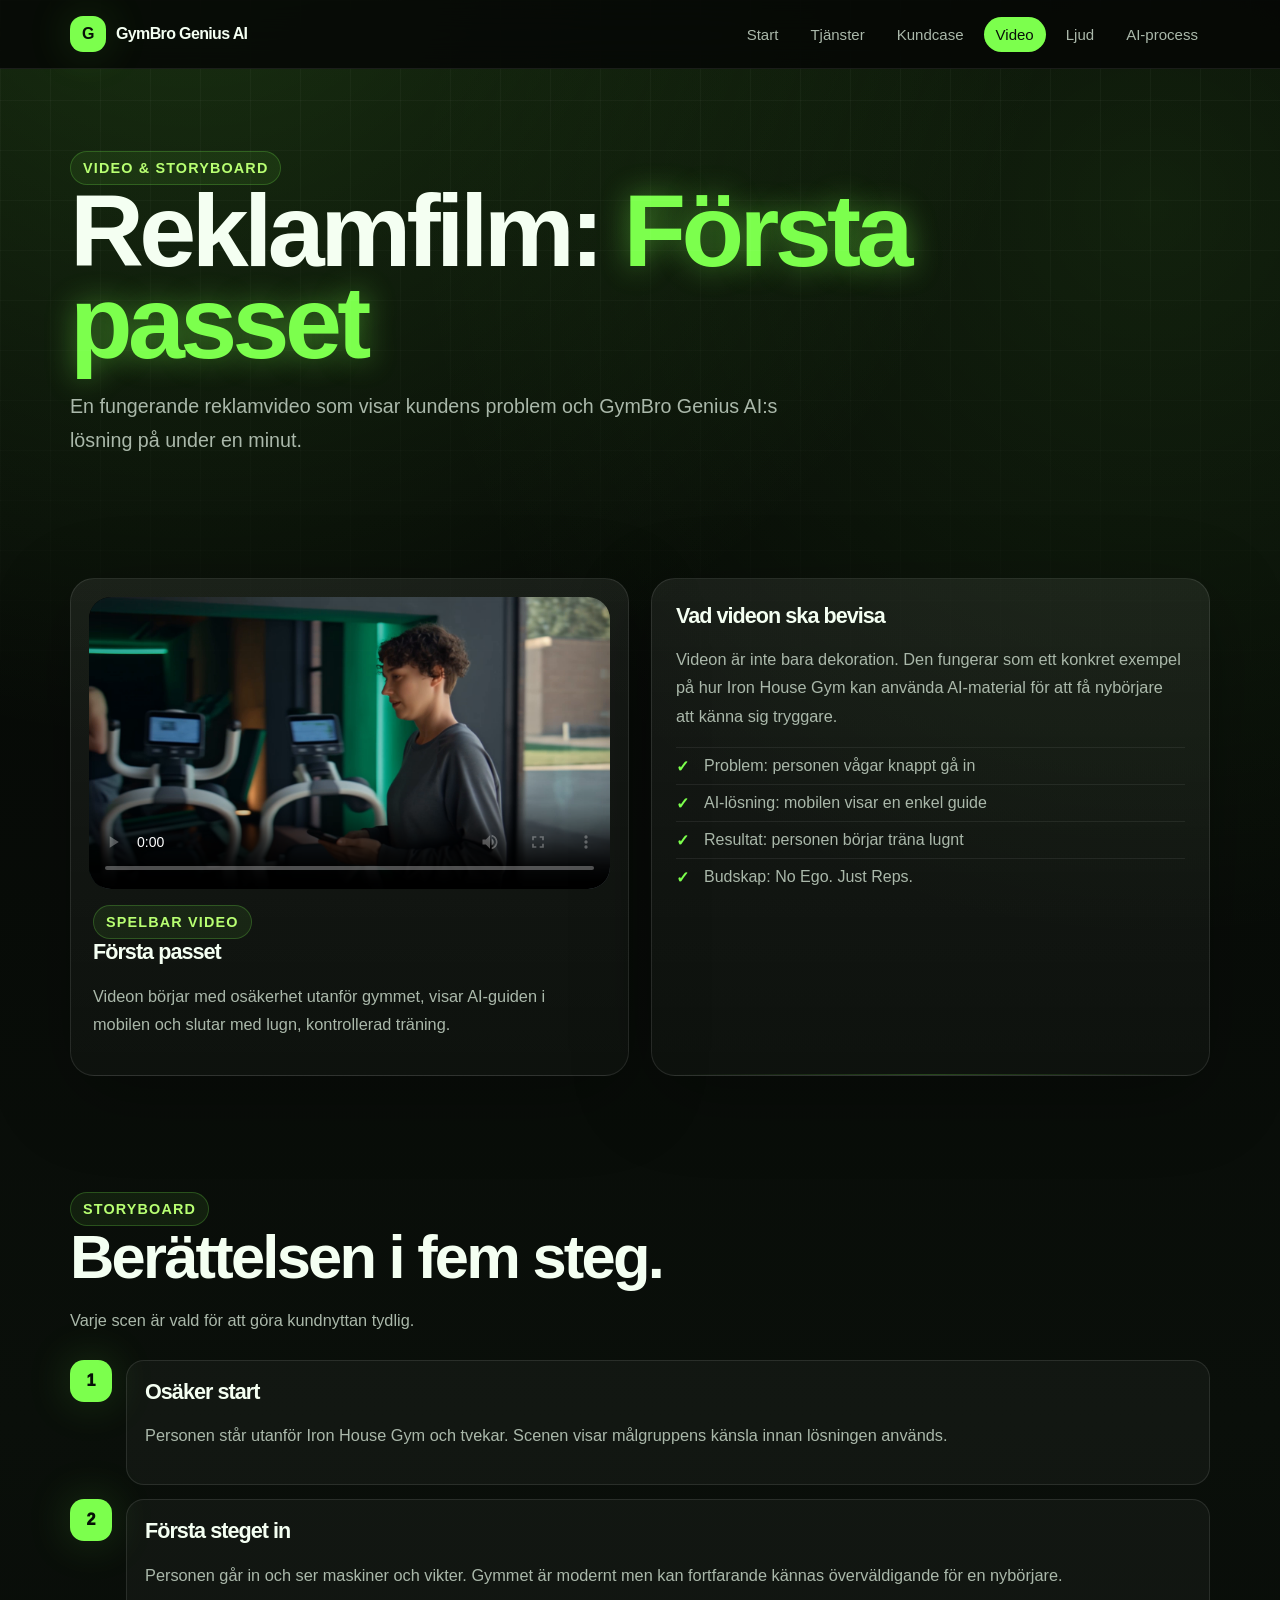
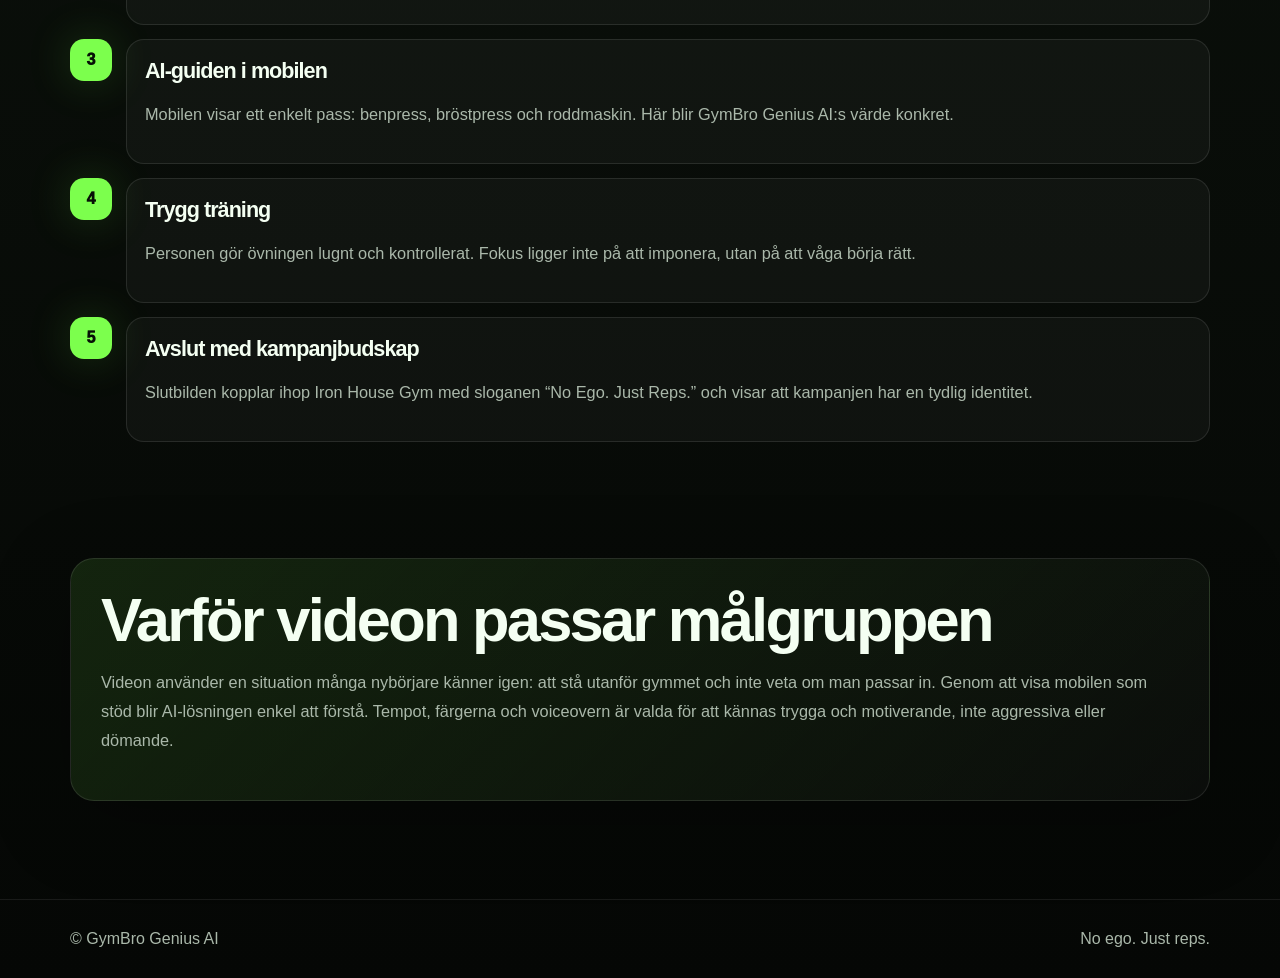
<file: video.html>
<!DOCTYPE html>
<html lang="sv">
<head><meta charset="UTF-8" /><meta name="viewport" content="width=device-width, initial-scale=1.0" /><title>Video | GymBro Genius AI</title><link rel="stylesheet" href="style.css" /></head>
<body><header class="navbar"><div class="container nav-inner"><a class="logo" href="index.html"><span class="logo-mark">G</span> GymBro Genius AI</a><button class="mobile-menu-btn" data-menu-button>Meny</button><nav class="nav-links"><a href="index.html">Start</a><a href="tjanster.html">Tjänster</a><a href="kundcase.html">Kundcase</a><a href="video.html">Video</a><a href="ljud.html">Ljud</a><a href="ai-process.html">AI-process</a></nav></div></header>
<main><section class="page-hero"><div class="container"><div class="kicker">Video & storyboard</div><h1>Reklamfilm: <span class="neon">Första passet</span></h1><p class="lead">En fungerande reklamvideo som visar kundens problem och GymBro Genius AI:s lösning på under en minut.</p></div></section>
<section class="section"><div class="container grid-2"><div class="video-preview"><video class="real-video" controls poster="poster-forsta-passet.png"><source src="forsta-passet.mp4" type="video/mp4" />Din webbläsare stödjer inte video.</video><div class="video-label-static"><div class="kicker">Spelbar video</div><h3>Första passet</h3><p>Videon börjar med osäkerhet utanför gymmet, visar AI-guiden i mobilen och slutar med lugn, kontrollerad träning.</p></div></div><article class="card"><h3>Vad videon ska bevisa</h3><p>Videon är inte bara dekoration. Den fungerar som ett konkret exempel på hur Iron House Gym kan använda AI-material för att få nybörjare att känna sig tryggare.</p><ul class="list"><li>Problem: personen vågar knappt gå in</li><li>AI-lösning: mobilen visar en enkel guide</li><li>Resultat: personen börjar träna lugnt</li><li>Budskap: No Ego. Just Reps.</li></ul></article></div></section>
<section class="section"><div class="container"><div class="section-head"><div class="kicker">Storyboard</div><h2>Berättelsen i fem steg.</h2><p>Varje scen är vald för att göra kundnyttan tydlig.</p></div><div class="timeline"><div class="step" data-step="1"><div><h3>Osäker start</h3><p>Personen står utanför Iron House Gym och tvekar. Scenen visar målgruppens känsla innan lösningen används.</p></div></div><div class="step" data-step="2"><div><h3>Första steget in</h3><p>Personen går in och ser maskiner och vikter. Gymmet är modernt men kan fortfarande kännas överväldigande för en nybörjare.</p></div></div><div class="step" data-step="3"><div><h3>AI-guiden i mobilen</h3><p>Mobilen visar ett enkelt pass: benpress, bröstpress och roddmaskin. Här blir GymBro Genius AI:s värde konkret.</p></div></div><div class="step" data-step="4"><div><h3>Trygg träning</h3><p>Personen gör övningen lugnt och kontrollerat. Fokus ligger inte på att imponera, utan på att våga börja rätt.</p></div></div><div class="step" data-step="5"><div><h3>Avslut med kampanjbudskap</h3><p>Slutbilden kopplar ihop Iron House Gym med sloganen “No Ego. Just Reps.” och visar att kampanjen har en tydlig identitet.</p></div></div></div></div></section>
<section class="section"><div class="container case-box"><h2>Varför videon passar målgruppen</h2><p>Videon använder en situation många nybörjare känner igen: att stå utanför gymmet och inte veta om man passar in. Genom att visa mobilen som stöd blir AI-lösningen enkel att förstå. Tempot, färgerna och voiceovern är valda för att kännas trygga och motiverande, inte aggressiva eller dömande.</p></div></section>
</main><footer class="footer"><div class="container footer-inner"><span>© GymBro Genius AI</span><span>No ego. Just reps.</span></div></footer><script src="script.js"></script></body></html>
</file>
<file: style.css>
:root{
  --bg:#060806;--bg2:#0b100b;--card:#111811;--card2:#172117;--text:#f4fff2;--muted:#aab8aa;--muted2:#7f907f;--neon:#7cff4d;--neon2:#b8ff72;--line:rgba(124,255,77,.22);--line2:rgba(255,255,255,.10);--shadow:0 0 45px rgba(124,255,77,.18);--max:1140px;--radius:24px;
}
*{box-sizing:border-box}html{scroll-behavior:smooth}body{margin:0;font-family:Inter,Arial,Helvetica,sans-serif;color:var(--text);background:radial-gradient(circle at 15% -5%,rgba(124,255,77,.18),transparent 30%),radial-gradient(circle at 90% 8%,rgba(124,255,77,.10),transparent 28%),linear-gradient(180deg,#050705 0%,#0a0f0a 55%,#050705 100%);min-height:100vh}body:before{content:"";position:fixed;inset:0;pointer-events:none;background-image:linear-gradient(rgba(255,255,255,.035) 1px,transparent 1px),linear-gradient(90deg,rgba(255,255,255,.035) 1px,transparent 1px);background-size:50px 50px;mask-image:linear-gradient(to bottom,black,transparent 88%)}a{color:inherit;text-decoration:none}p{color:var(--muted);line-height:1.75;font-size:1.02rem}strong{color:var(--text)}img,video{max-width:100%}.container{width:min(var(--max),calc(100% - 36px));margin:0 auto}.navbar{position:sticky;top:0;z-index:99;background:rgba(5,7,5,.84);backdrop-filter:blur(18px);border-bottom:1px solid rgba(255,255,255,.08)}.nav-inner{display:flex;justify-content:space-between;align-items:center;gap:20px;padding:16px 0}.logo{display:flex;align-items:center;gap:10px;font-weight:900;letter-spacing:-.04em}.logo-mark{width:36px;height:36px;border-radius:13px;display:grid;place-items:center;background:var(--neon);color:#071007;box-shadow:var(--shadow)}.nav-links{display:flex;gap:8px;flex-wrap:wrap;justify-content:flex-end}.nav-links a{color:var(--muted);padding:9px 12px;border-radius:999px;font-size:.94rem}.nav-links a:hover,.nav-links a.active{background:var(--neon);color:#081008}.mobile-menu-btn{display:none;border:1px solid var(--line);background:rgba(255,255,255,.04);color:var(--text);padding:10px 13px;border-radius:999px;font-weight:800}.hero{padding:92px 0 58px}.hero-grid{display:grid;grid-template-columns:1.1fr .9fr;gap:42px;align-items:center}.page-hero{padding:82px 0 42px}.kicker,.badge{display:inline-flex;align-items:center;gap:8px;color:var(--neon2);background:rgba(124,255,77,.08);border:1px solid var(--line);padding:8px 12px;border-radius:999px;font-weight:850;font-size:.9rem;text-transform:uppercase;letter-spacing:.08em}.badge{margin-bottom:20px;text-transform:none;letter-spacing:0}.eyebrow{color:var(--neon2);font-weight:900;letter-spacing:.12em;text-transform:uppercase;font-size:.82rem}h1,h2,h3,h4{margin:0;letter-spacing:-.045em}h1{font-size:clamp(3rem,8vw,6.4rem);line-height:.9}h2{font-size:clamp(2.1rem,4.8vw,4rem);line-height:1;margin-bottom:18px}h3{font-size:1.35rem;margin-bottom:12px}h4{font-size:1.02rem;margin-bottom:8px}.neon{color:var(--neon);text-shadow:0 0 30px rgba(124,255,77,.45)}.lead{font-size:1.23rem;max-width:760px}.actions{display:flex;gap:14px;flex-wrap:wrap;margin-top:28px}.btn{display:inline-flex;align-items:center;justify-content:center;border-radius:999px;padding:13px 18px;border:1px solid var(--line);font-weight:900;cursor:pointer}.btn-primary{background:var(--neon);color:#071007;box-shadow:var(--shadow)}.btn-secondary{background:rgba(255,255,255,.04);color:var(--text)}.section{padding:58px 0}.section-tight{padding:30px 0}.section-head{max-width:820px;margin-bottom:26px}.grid-2{display:grid;grid-template-columns:repeat(2,1fr);gap:22px}.grid-3{display:grid;grid-template-columns:repeat(3,1fr);gap:20px}.grid-4{display:grid;grid-template-columns:repeat(4,1fr);gap:18px}.card,.hero-card,.case-box,.panel,.quote,.image-card,.video-preview{border:1px solid var(--line2);background:linear-gradient(180deg,rgba(255,255,255,.065),rgba(255,255,255,.025));border-radius:var(--radius);box-shadow:0 20px 80px rgba(0,0,0,.28)}.card{padding:24px;position:relative;overflow:hidden}.card:after{content:"";position:absolute;inset:auto 20px 0 20px;height:1px;background:linear-gradient(90deg,transparent,var(--line),transparent)}.hero-card{padding:24px;position:relative;overflow:hidden}.stat-grid{display:grid;grid-template-columns:repeat(2,1fr);gap:12px}.stat{background:rgba(124,255,77,.08);border:1px solid var(--line);padding:18px;border-radius:18px}.stat strong{display:block;color:var(--neon);font-size:1.5rem}.icon{width:46px;height:46px;border-radius:16px;background:rgba(124,255,77,.10);border:1px solid var(--line);display:grid;place-items:center;font-size:1.3rem;margin-bottom:14px}.list{padding:0;margin:16px 0 0;list-style:none}.list li{color:var(--muted);padding:9px 0 9px 28px;border-top:1px solid rgba(255,255,255,.07);position:relative}.list li:before{content:"✓";position:absolute;left:0;color:var(--neon);font-weight:900}.quote{padding:22px;color:var(--muted);line-height:1.72}.quote strong{color:var(--neon)}.case-box{padding:30px;background:linear-gradient(135deg,rgba(124,255,77,.11),rgba(255,255,255,.025))}.pill-row{display:flex;gap:10px;flex-wrap:wrap;margin-top:16px}.pill{border:1px solid var(--line);color:var(--neon2);background:rgba(124,255,77,.06);padding:8px 11px;border-radius:999px;font-weight:800;font-size:.9rem}.mini{font-size:.92rem;color:var(--muted2)}.service-card{min-height:320px}.service-card .deliverables{margin-top:18px;padding-top:16px;border-top:1px solid rgba(255,255,255,.08)}.deliverables span{display:inline-flex;margin:5px 5px 0 0;padding:7px 9px;border-radius:999px;background:rgba(255,255,255,.055);color:var(--muted);font-size:.86rem}.process-row{display:grid;grid-template-columns:170px 1fr;gap:20px;align-items:start;border-bottom:1px solid rgba(255,255,255,.08);padding:18px 0}.process-row:last-child{border-bottom:none}.before-after{display:grid;grid-template-columns:1fr 1fr;gap:18px}.label{font-size:.78rem;text-transform:uppercase;letter-spacing:.10em;color:var(--neon2);font-weight:900;margin-bottom:8px}.image-card{overflow:hidden}.image-card img{width:100%;height:230px;object-fit:cover;display:block}.image-card div{padding:18px}.timeline{display:grid;gap:14px}.step{display:grid;grid-template-columns:42px 1fr;gap:14px;align-items:start}.step:before{content:attr(data-step);width:42px;height:42px;border-radius:14px;background:var(--neon);color:#071007;display:grid;place-items:center;font-weight:950;box-shadow:var(--shadow)}.step>div{padding:18px;border:1px solid var(--line2);border-radius:18px;background:rgba(255,255,255,.035)}.real-video{width:100%;border-radius:22px;background:#000;display:block}.video-preview{padding:18px}.video-label-static{padding:16px 4px 2px}.audio-player{width:100%;margin-top:14px;filter:invert(1) hue-rotate(70deg)}.footer{padding:30px 0;border-top:1px solid rgba(255,255,255,.08);margin-top:40px}.footer-inner{display:flex;justify-content:space-between;gap:16px;flex-wrap:wrap;color:var(--muted)}.rubric-card{border-color:var(--line);background:linear-gradient(180deg,rgba(124,255,77,.08),rgba(255,255,255,.025))}.callout{border-left:4px solid var(--neon);padding:18px 20px;background:rgba(124,255,77,.06);border-radius:0 18px 18px 0}.media-strip{display:grid;grid-template-columns:repeat(3,1fr);gap:14px}.media-strip img{height:160px;object-fit:cover;border-radius:18px;border:1px solid var(--line2)}@media(max-width:900px){.hero-grid,.grid-2,.grid-3,.grid-4,.before-after{grid-template-columns:1fr}.process-row{grid-template-columns:1fr}.media-strip{grid-template-columns:1fr 1fr}.nav-links{display:none;position:absolute;left:18px;right:18px;top:72px;padding:14px;background:rgba(5,7,5,.96);border:1px solid var(--line2);border-radius:18px}.nav-links.open{display:grid}.mobile-menu-btn{display:inline-flex}h1{font-size:clamp(2.8rem,14vw,4.6rem)}}@media(max-width:520px){.media-strip{grid-template-columns:1fr}.stat-grid{grid-template-columns:1fr}.hero{padding-top:64px}.section{padding:42px 0}}
</file>
